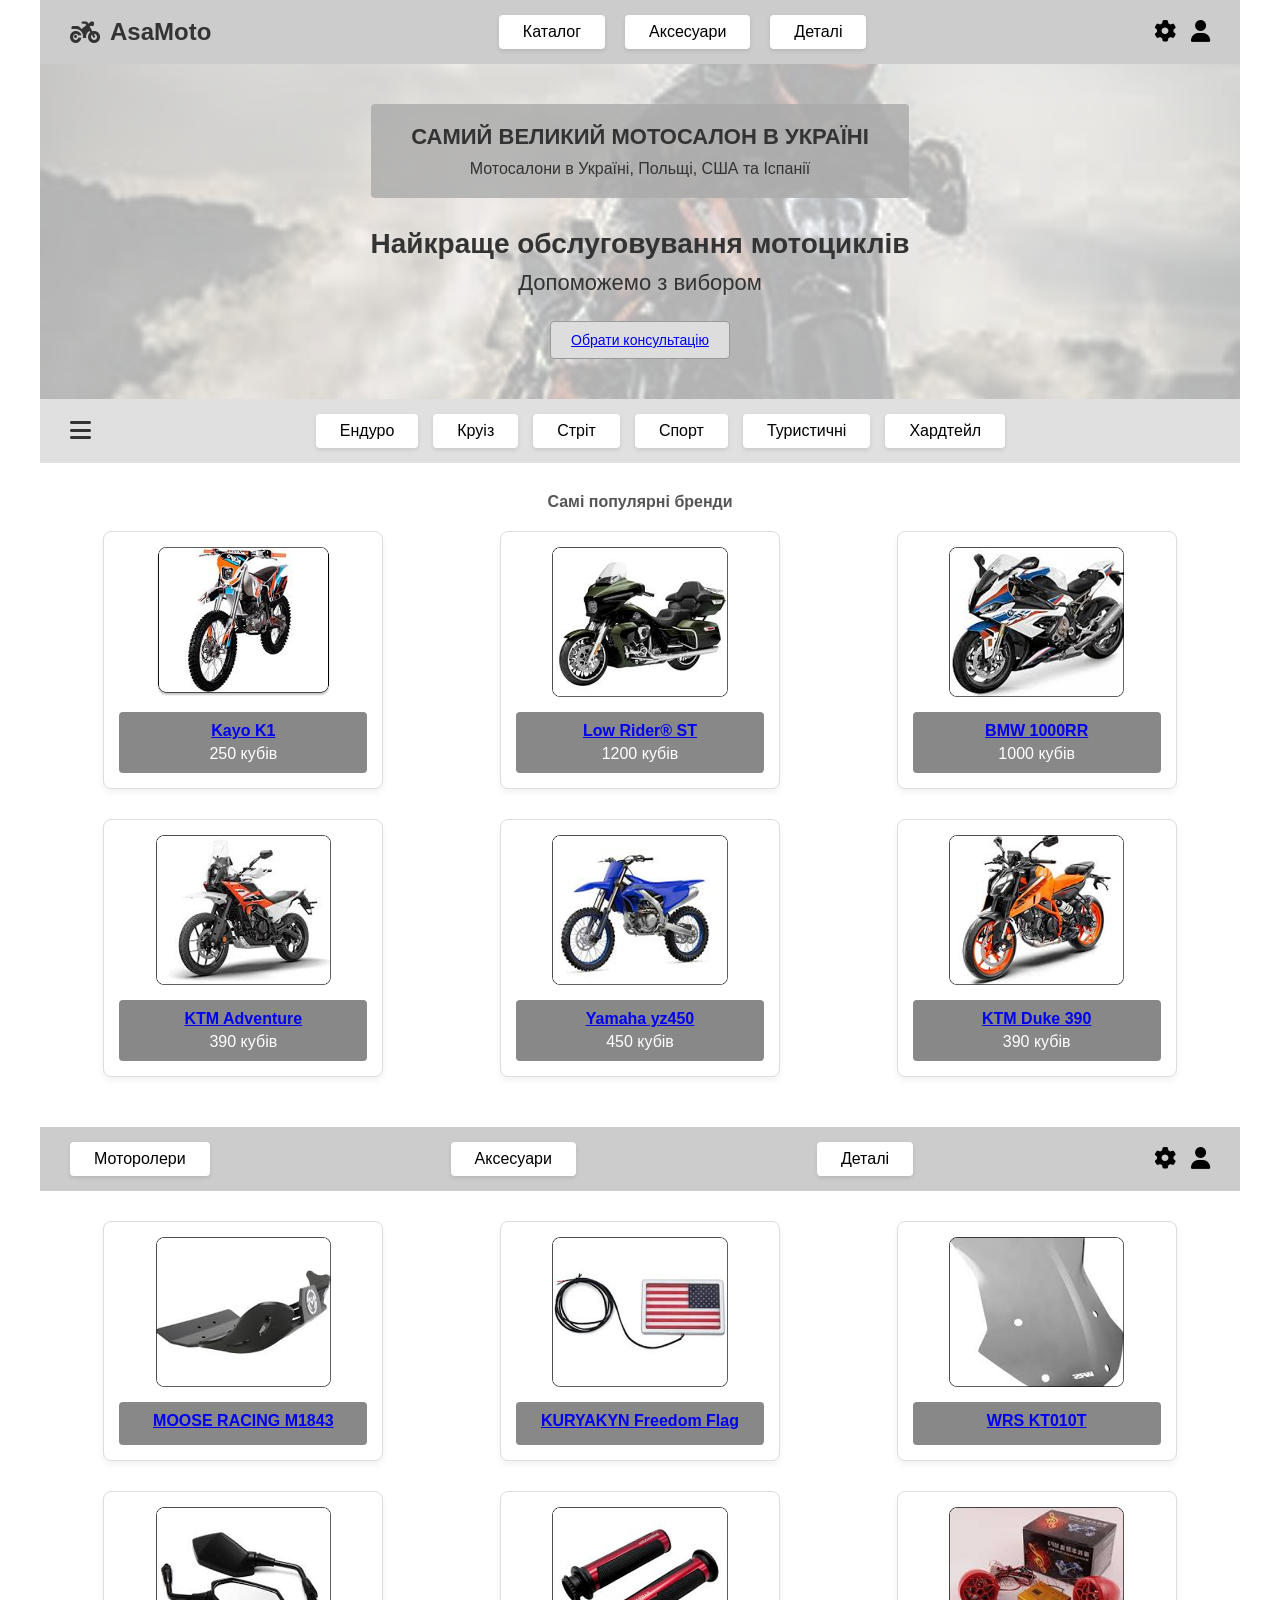
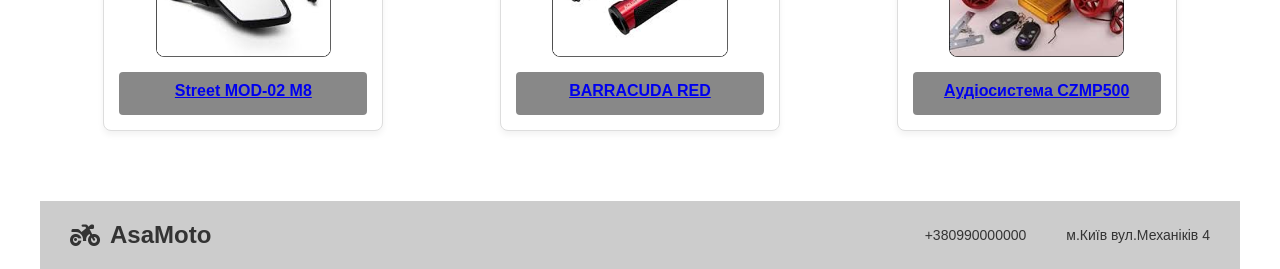
<file: index.html>
<!DOCTYPE html>
<html lang="uk">
<head>
    <meta charset="UTF-8">
    <meta name="viewport" content="width=device-width, initial-scale=1.0">
    <title>AsaMoto — Мотосалон в Україні</title>
    <link rel="stylesheet" href="style.css">
    <link rel="stylesheet" href="https://cdnjs.cloudflare.com/ajax/libs/font-awesome/6.4.0/css/all.min.css">
</head>
<body>

    <header class="header">
        <div class="logo">
            <i class="fa-solid fa-motorcycle"></i> AsaMoto
        </div>
        <nav class="nav-menu">
            <a href="catalog.html" class="nav-btn">Каталог</a>
            <a href="accessories.html" class="nav-btn">Аксесуари</a>
            <a href="parts.html" class="nav-btn">Деталі</a>
        </nav>
        <div class="user-actions">
            <button class="icon-btn"><i class="fa-solid fa-gear"></i></button>
            <button class="icon-btn"><i class="fa-solid fa-user"></i></button>
        </div>
    </header>

    <main class="hero-section">
        <div class="hero-banner">
            <h2>Самий великий мотосалон в Україні</h2>
            <p>Мотосалони в Україні, Польщі, США та Іспанії</p>
        </div>
        
        <h1 class="hero-title">Найкраще обслуговування мотоциклів</h1>
        <p class="hero-subtitle">Допоможемо з вибором</p>
        <a href="consultation.html" class="cta-btn">Обрати консультацію</a>
    </main>

    <section class="categories-section">
        <div class="hamburger-menu">
            <i class="fa-solid fa-bars"></i>
        </div>
        <div class="categories-grid">
            <a href="enduro.html" class="cat-btn">Ендуро</a>
            <a href="cruise.html" class="cat-btn">Круіз</a>
            <a href="street.html" class="cat-btn">Стріт</a>
            <a href="sport.html" class="cat-btn">Спорт</a>
            <a href="touring.html" class="cat-btn">Туристичні</a>
            <a href="hardtail.html" class="cat-btn">Хардтейл</a>
        </div>
    </section>

    <section class="products-section">
        <h3 class="section-title">Самі популярні бренди</h3>
        <div class="products-grid">
            <div class="product-card">
                <div class="img-placeholder"><img src="assets/rectangle23.png" alt="Kayo K1"></div>
                <div class="product-info">
                    <a href="consultation.html"><h4>Kayo K1</h4></a>
                    <p>250 кубів</p>
                </div>
            </div>
            <div class="product-card">
                <div class="img-placeholder"><img src="assets/rectangle26.png" alt="Low Rider"></div>
                <div class="product-info">
                    <a href="consultation.html"><h4>Low Rider® ST</h4></a>
                    <p>1200 кубів</p>
                </div>
            </div>
            <div class="product-card">
                <div class="img-placeholder"><img src="assets/rectangle32.png" alt="BMW"></div>
                <div class="product-info">
                    <a href="consultation.html"><h4>BMW 1000RR</h4></a>
                    <p>1000 кубів</p>
                </div>
            </div>
            <div class="product-card">
                <div class="img-placeholder"><img src="assets/rectangle20.png" alt="KTM"></div>
                <div class="product-info">
                    <a href="consultation.html"><h4>KTM Adventure</h4></a>
                    <p>390 кубів</p>
                </div>
            </div>
            <div class="product-card">
                <div class="img-placeholder"><img src="assets/rectangle16.png" alt="Yamaha"></div>
                <div class="product-info">
                    <a href="consultation.html"><h4>Yamaha yz450</h4></a>
                    <p>450 кубів</p>
                </div>
            </div>
            <div class="product-card">
                <div class="img-placeholder"><img src="assets/rectangle29.png" alt="Duke"></div>
                <div class="product-info">
                    <a href="consultation.html"><h4>KTM Duke 390</h4></a>
                    <p>390 кубів</p>
                </div>
            </div>
        </div>
    </section>

    <div class="sub-nav">
        <a href="index.html" class="nav-btn">Моторолери</a>
        <a href="accessories.html" class="nav-btn">Аксесуари</a>
        <a href="parts.html" class="nav-btn">Деталі</a>
        <div class="user-actions">
            <button class="icon-btn"><i class="fa-solid fa-gear"></i></button>
            <button class="icon-btn"><i class="fa-solid fa-user"></i></button>
        </div>
    </div>

    <section class="parts-section">
        <div class="parts-grid">
            <div class="part-card">
                <div class="img-placeholder"><img src="assets/rectangle35.png" alt="Moose"></div>
                <div class="part-info">
                    <a href="consultation.html"><h4>MOOSE RACING M1843</h4></a>
                </div>
            </div>
            <div class="part-card">
                <div class="img-placeholder"><img src="assets/rectangle38.png" alt="Flag"></div>
                <div class="part-info">
                    <a href="consultation.html"><h4>KURYAKYN Freedom Flag</h4></a>
                </div>
            </div>
            <div class="part-card">
                <div class="img-placeholder"><img src="assets/rectangle41.png" alt="WRS"></div>
                <div class="part-info">
                    <a href="consultation.html"><h4>WRS KT010T</h4></a>
                </div>
            </div>
            <div class="part-card">
                <div class="img-placeholder"><img src="assets/rectangle50.png" alt="Mirrors"></div>
                <div class="part-info">
                    <a href="consultation.html"><h4>Street MOD-02 M8</h4></a>
                </div>
            </div>
            <div class="part-card">
                <div class="img-placeholder"><img src="assets/rectangle47.png" alt="Grips"></div>
                <div class="part-info">
                    <a href="consultation.html"><h4>BARRACUDA RED</h4></a>
                </div>
            </div>
            <div class="part-card">
                <div class="img-placeholder"><img src="assets/rectangle44.png" alt="Audio"></div>
                <div class="part-info">
                    <a href="consultation.html"><h4>Аудіосистема CZMP500</h4></a>
                </div>
            </div>
        </div>
    </section>

    <footer class="footer">
        <div class="logo">
            <i class="fa-solid fa-motorcycle"></i> AsaMoto
        </div>
        <div class="footer-contacts">
            <span>+380990000000</span>
            <span>м.Київ вул.Механіків 4</span>
        </div>
    </footer>

</body>
</html>
</file>
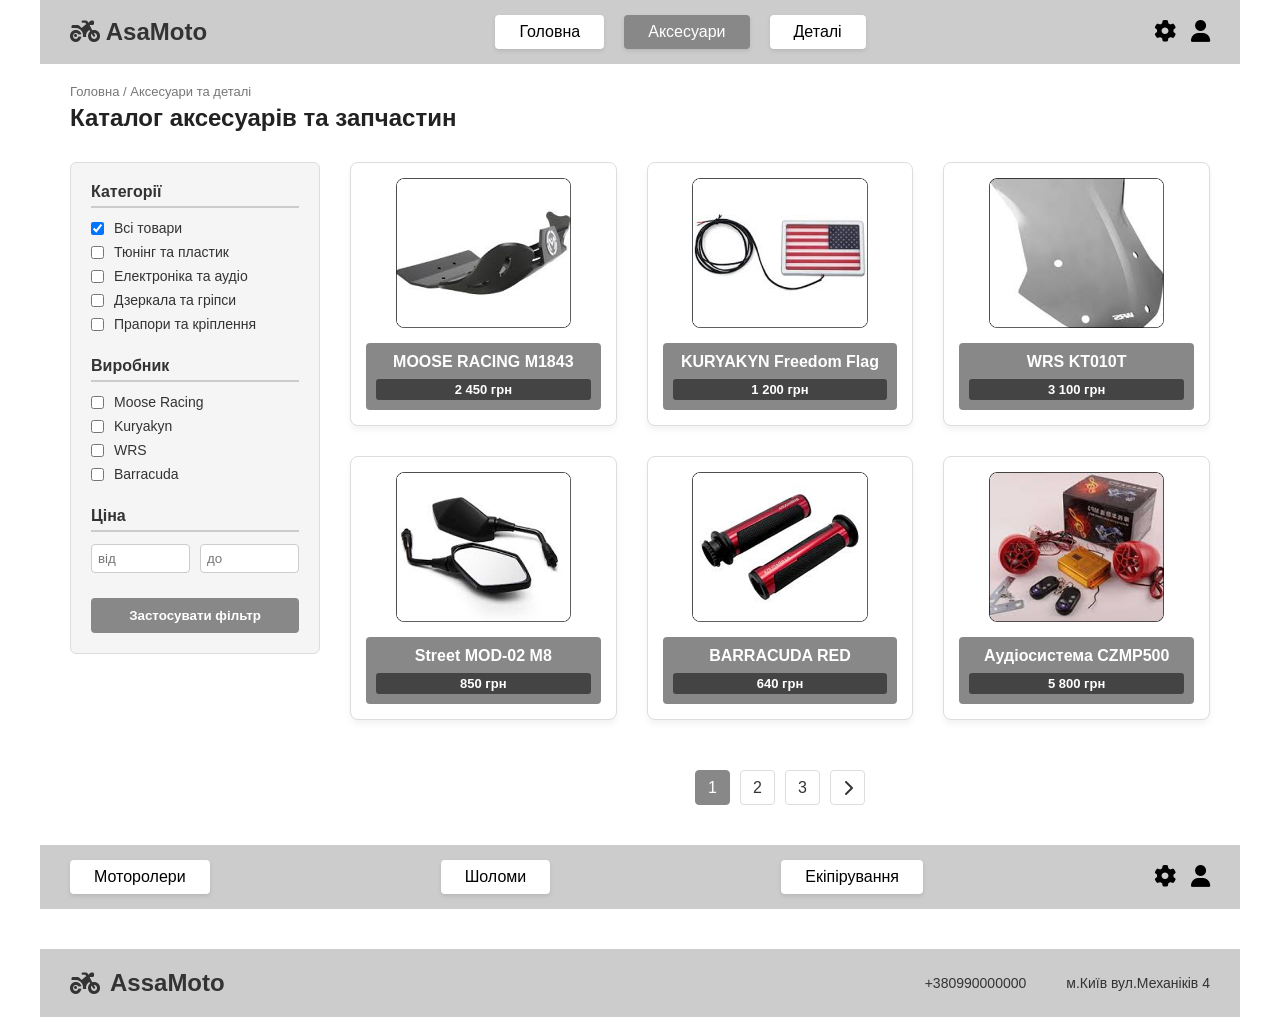
<file: accessories.html>
<!DOCTYPE html>
<html lang="uk">
<head>
    <meta charset="UTF-8">
    <meta name="viewport" content="width=device-width, initial-scale=1.0">
    <title>Аксесуари та Деталі — AsaMoto</title>
    <link rel="stylesheet" href="style.css">
    <link rel="stylesheet" href="https://cdnjs.cloudflare.com/ajax/libs/font-awesome/6.4.0/css/all.min.css">
</head>
<body>

    <header class="header">
        <div class="logo">
            <a href="index.html" style="text-decoration: none; color: inherit;">
                <i class="fa-solid fa-motorcycle"></i> AsaMoto
            </a>
        </div>
        <nav class="nav-menu">
            <a href="index.html" class="nav-btn">Головна</a>
            <a href="accessories.html" class="nav-btn active-page">Аксесуари</a>
            <a href="parts.html" class="nav-btn">Деталі</a>
        </nav>
        <div class="user-actions">
            <button class="icon-btn"><i class="fa-solid fa-gear"></i></button>
            <button class="icon-btn"><i class="fa-solid fa-user"></i></button>
        </div>
    </header>

    <div class="page-title-container">
        <div class="breadcrumbs">Головна / Аксесуари та деталі</div>
        <h1 class="main-page-title">Каталог аксесуарів та запчастин</h1>
    </div>

    <div class="catalog-container">
        
        <aside class="sidebar-filter">
            <div class="filter-group">
                <h3>Категорії</h3>
                <label><input type="checkbox" checked> Всі товари</label>
                <label><input type="checkbox"> Тюнінг та пластик</label>
                <label><input type="checkbox"> Електроніка та аудіо</label>
                <label><input type="checkbox"> Дзеркала та гріпси</label>
                <label><input type="checkbox"> Прапори та кріплення</label>
            </div>

            <div class="filter-group">
                <h3>Виробник</h3>
                <label><input type="checkbox"> Moose Racing</label>
                <label><input type="checkbox"> Kuryakyn</label>
                <label><input type="checkbox"> WRS</label>
                <label><input type="checkbox"> Barracuda</label>
            </div>

            <div class="filter-group">
                <h3>Ціна</h3>
                <div class="price-inputs">
                    <input type="number" placeholder="від">
                    <input type="number" placeholder="до">
                </div>
            </div>

            <button class="apply-filter-btn">Застосувати фільтр</button>
        </aside>

        <main class="catalog-products">
            <div class="parts-grid">
                <div class="part-card">
                    <div class="img-placeholder"><img src="assets/rectangle35.png" alt="Moose"></div>
                    <div class="part-info">
                        <h4>MOOSE RACING M1843</h4>
                        <span class="price-tag">2 450 грн</span>
                    </div>
                </div>
                <div class="part-card">
                    <div class="img-placeholder"><img src="assets/rectangle38.png" alt="Flag"></div>
                    <div class="part-info">
                        <h4>KURYAKYN Freedom Flag</h4>
                        <span class="price-tag">1 200 грн</span>
                    </div>
                </div>
                <div class="part-card">
                    <div class="img-placeholder"><img src="assets/rectangle41.png" alt="WRS"></div>
                    <div class="part-info">
                        <h4>WRS KT010T</h4>
                        <span class="price-tag">3 100 грн</span>
                    </div>
                </div>
                <div class="part-card">
                    <div class="img-placeholder"><img src="assets/rectangle50.png" alt="Mirrors"></div>
                    <div class="part-info">
                        <h4>Street MOD-02 M8</h4>
                        <span class="price-tag">850 грн</span>
                    </div>
                </div>
                <div class="part-card">
                    <div class="img-placeholder"><img src="assets/rectangle47.png" alt="Grips"></div>
                    <div class="part-info">
                        <h4>BARRACUDA RED</h4>
                        <span class="price-tag">640 грн</span>
                    </div>
                </div>
                <div class="part-card">
                    <div class="img-placeholder"><img src="assets/rectangle44.png" alt="Audio"></div>
                    <div class="part-info">
                        <h4>Аудіосистема CZMP500</h4>
                        <span class="price-tag">5 800 грн</span>
                    </div>
                </div>
            </div>
            
            <div class="pagination">
                <a href="#" class="page-link active">1</a>
                <a href="#" class="page-link">2</a>
                <a href="#" class="page-link">3</a>
                <a href="#" class="page-link"><i class="fa-solid fa-chevron-right"></i></a>
            </div>
        </main>

    </div>

    <div class="sub-nav">
        <a href="#" class="nav-btn">Моторолери</a>
        <a href="#" class="nav-btn">Шоломи</a>
        <a href="#" class="nav-btn">Екіпірування</a>
        <div class="user-actions">
            <button class="icon-btn"><i class="fa-solid fa-gear"></i></button>
            <button class="icon-btn"><i class="fa-solid fa-user"></i></button>
        </div>
    </div>

    <footer class="footer">
        <div class="logo">
            <i class="fa-solid fa-motorcycle"></i> AssaMoto
        </div>
        <div class="footer-contacts">
            <span>+380990000000</span>
            <span>м.Київ вул.Механіків 4</span>
        </div>
    </footer>

</body>
</html>
</file>
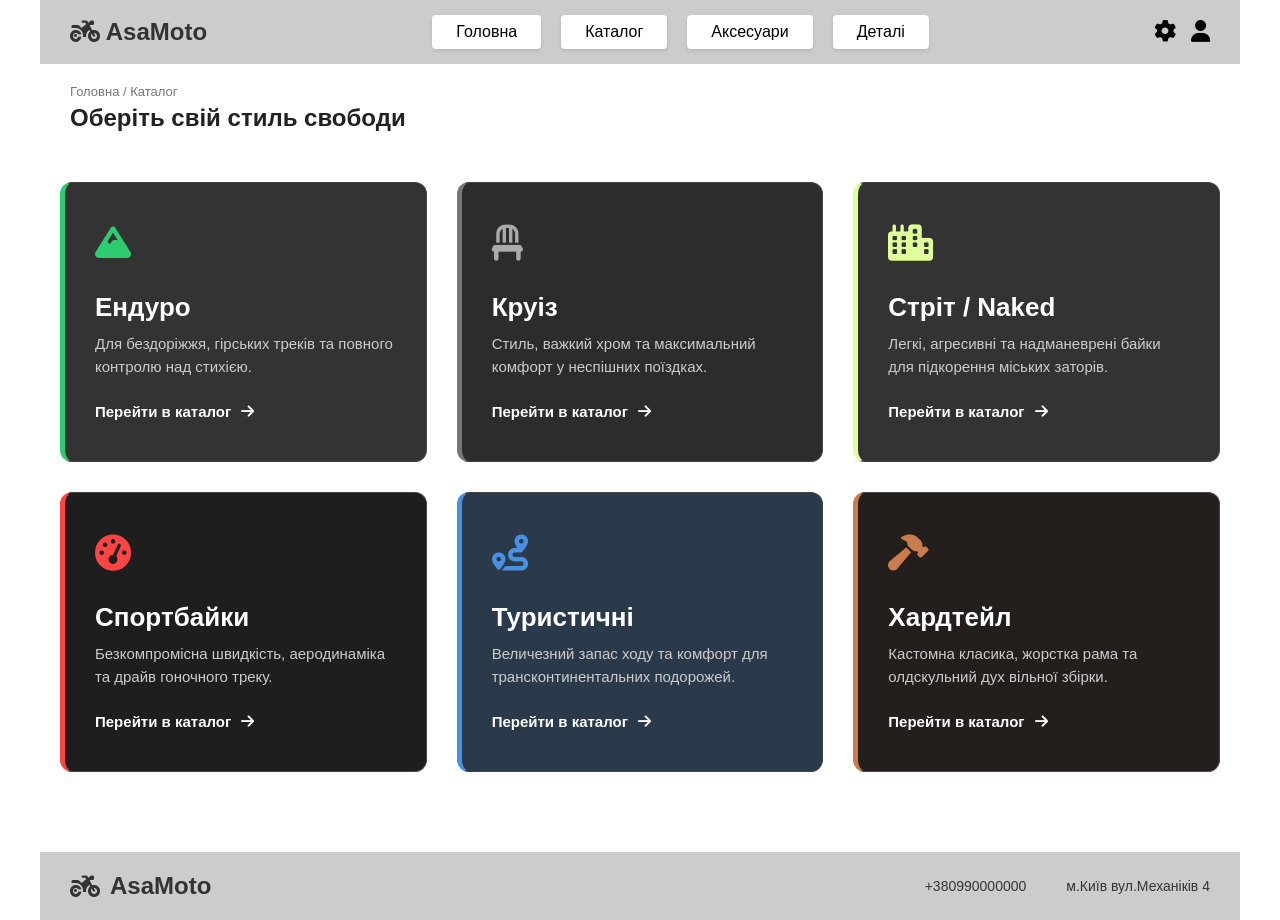
<file: catalog.html>
<!DOCTYPE html>
<html lang="uk">
<head>
    <meta charset="UTF-8">
    <meta name="viewport" content="width=device-width, initial-scale=1.0">
    <title>Каталог мотоциклів — AsaMoto</title>
    <link rel="stylesheet" href="style.css">
    <link rel="stylesheet" href="https://cdnjs.cloudflare.com/ajax/libs/font-awesome/6.4.0/css/all.min.css">
</head>
<body>

    <header class="header">
        <div class="logo">
            <a href="index.html" style="text-decoration: none; color: inherit;">
                <i class="fa-solid fa-motorcycle"></i> AsaMoto
            </a>
        </div>
        <nav class="nav-menu">
            <a href="index.html" class="nav-btn">Головна</a>
            <a href="catalog.html" class="nav-btn active-nav">Каталог</a>
            <a href="accessories.html" class="nav-btn">Аксесуари</a>
            <a href="parts.html" class="nav-btn">Деталі</a>
        </nav>
        <div class="user-actions">
            <button class="icon-btn"><i class="fa-solid fa-gear"></i></button>
            <button class="icon-btn"><i class="fa-solid fa-user"></i></button>
        </div>
    </header>

    <div class="page-title-container">
        <div class="breadcrumbs">Головна / Каталог</div>
        <h1 class="main-page-title">Оберіть свій стиль свободи</h1>
    </div>

    <div class="main-catalog-wrapper">
        <div class="catalog-hub-grid">
            
            <div class="category-hub-card hub-enduro">
                <div class="hub-icon"><i class="fa-solid fa-mountain"></i></div>
                <div class="hub-info">
                    <h2>Ендуро</h2>
                    <p>Для бездоріжжя, гірських треків та повного контролю над стихією.</p>
                    <a href="enduro.html" class="hub-link-btn">Перейти в каталог <i class="fa-solid fa-arrow-right"></i></a>
                </div>
            </div>

            <div class="category-hub-card hub-cruise">
                <div class="hub-icon"><i class="fa-solid fa-chair"></i></div>
                <div class="hub-info">
                    <h2>Круіз</h2>
                    <p>Стиль, важкий хром та максимальний комфорт у неспішних поїздках.</p>
                    <a href="cruise.html" class="hub-link-btn">Перейти в каталог <i class="fa-solid fa-arrow-right"></i></a>
                </div>
            </div>

            <div class="category-hub-card hub-street">
                <div class="hub-icon"><i class="fa-solid fa-city"></i></div>
                <div class="hub-info">
                    <h2>Стріт / Naked</h2>
                    <p>Легкі, агресивні та надманеврені байки для підкорення міських заторів.</p>
                    <a href="street.html" class="hub-link-btn">Перейти в каталог <i class="fa-solid fa-arrow-right"></i></a>
                </div>
            </div>

            <div class="category-hub-card hub-sport">
                <div class="hub-icon"><i class="fa-solid fa-gauge-high"></i></div>
                <div class="hub-info">
                    <h2>Спортбайки</h2>
                    <p>Безкомпромісна швидкість, аеродинаміка та драйв гоночного треку.</p>
                    <a href="sport.html" class="hub-link-btn">Перейти в каталог <i class="fa-solid fa-arrow-right"></i></a>
                </div>
            </div>

            <div class="category-hub-card hub-touring">
                <div class="hub-icon"><i class="fa-solid fa-route"></i></div>
                <div class="hub-info">
                    <h2>Туристичні</h2>
                    <p>Величезний запас ходу та комфорт для трансконтинентальних подорожей.</p>
                    <a href="touring.html" class="hub-link-btn">Перейти в каталог <i class="fa-solid fa-arrow-right"></i></a>
                </div>
            </div>

            <div class="category-hub-card hub-hardtail">
                <div class="hub-icon"><i class="fa-solid fa-hammer"></i></div>
                <div class="hub-info">
                    <h2>Хардтейл</h2>
                    <p>Кастомна класика, жорстка рама та олдскульний дух вільної збірки.</p>
                    <a href="hardtail.html" class="hub-link-btn">Перейти в каталог <i class="fa-solid fa-arrow-right"></i></a>
                </div>
            </div>

        </div>
    </div>

    <footer class="footer">
        <div class="logo">
            <i class="fa-solid fa-motorcycle"></i> AsaMoto
        </div>
        <div class="footer-contacts">
            <span>+380990000000</span>
            <span>м.Київ вул.Механіків 4</span>
        </div>
    </footer>

</body>
</html>
</file>
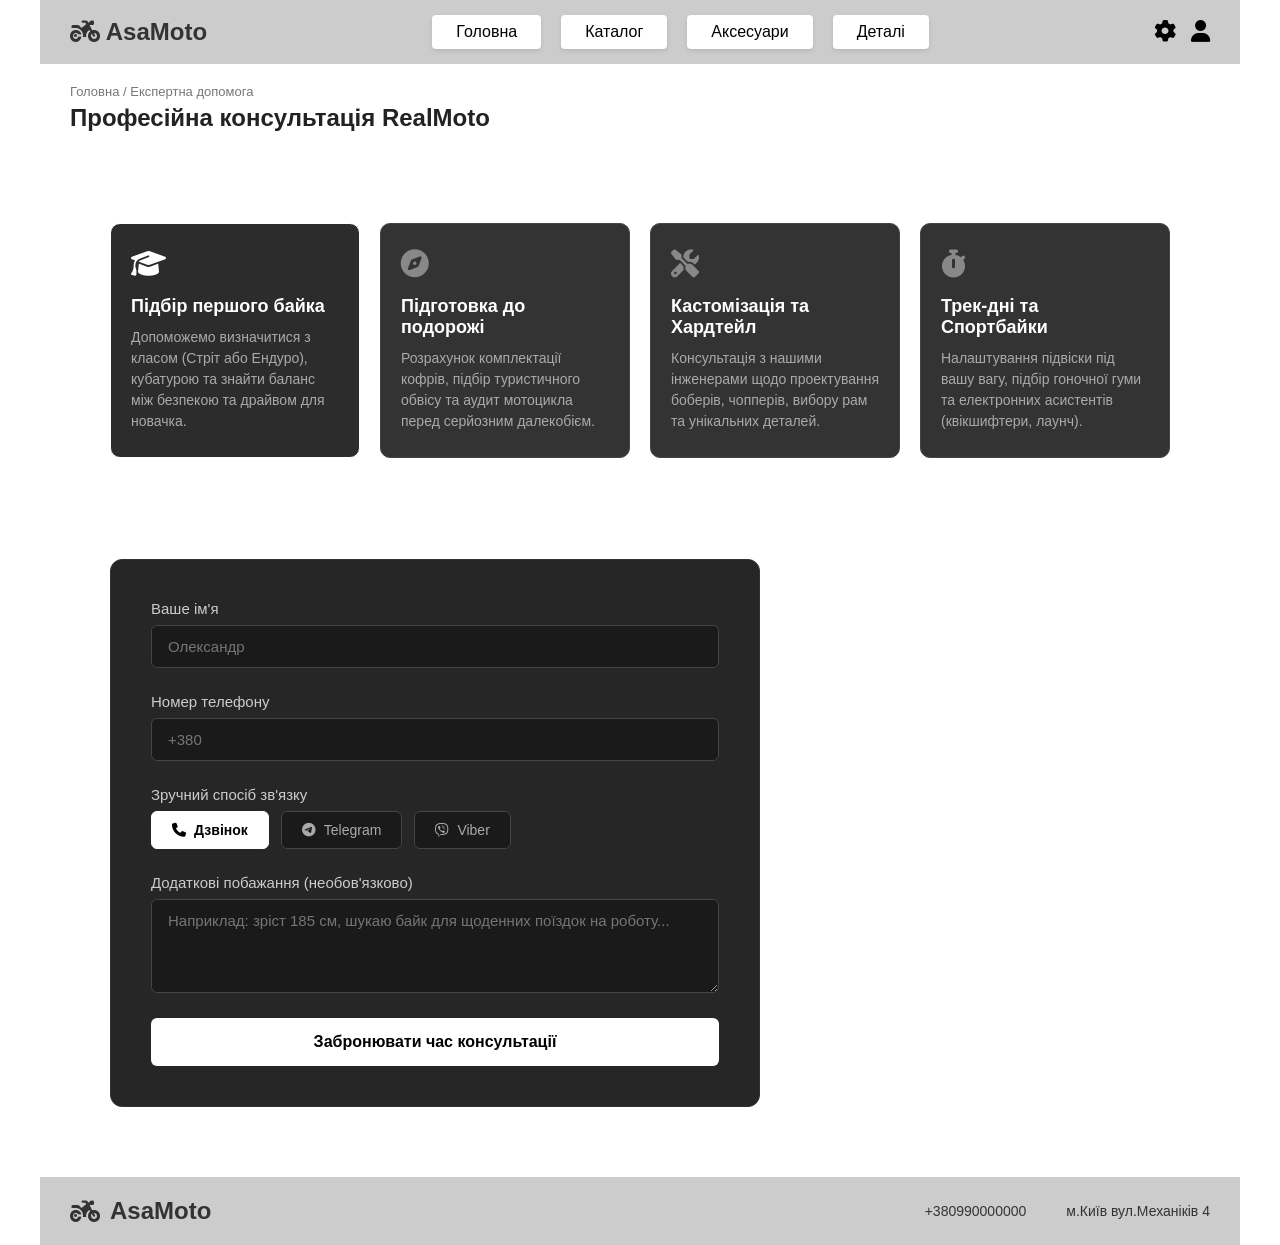
<file: consultation.html>
<!DOCTYPE html>
<html lang="uk">
<head>
    <meta charset="UTF-8">
    <meta name="viewport" content="width=device-width, initial-scale=1.0">
    <title>Обрати консультацію — AsaMoto</title>
    <link rel="stylesheet" href="style.css">
    <link rel="stylesheet" href="https://cdnjs.cloudflare.com/ajax/libs/font-awesome/6.4.0/css/all.min.css">
</head>
<body>

    <header class="header">
        <div class="logo">
            <a href="index.html" style="text-decoration: none; color: inherit;">
                <i class="fa-solid fa-motorcycle"></i> AsaMoto
            </a>
        </div>
        <nav class="nav-menu">
            <a href="index.html" class="nav-btn">Головна</a>
            <a href="catalog.html" class="nav-btn">Каталог</a>
            <a href="accessories.html" class="nav-btn">Аксесуари</a>
            <a href="parts.html" class="nav-btn">Деталі</a>
        </nav>
        <div class="user-actions">
            <button class="icon-btn"><i class="fa-solid fa-gear"></i></button>
            <button class="icon-btn"><i class="fa-solid fa-user"></i></button>
        </div>
    </header>

    <div class="page-title-container">
        <div class="breadcrumbs">Головна / Експертна допомога</div>
        <h1 class="main-page-title">Професійна консультація RealMoto</h1>
    </div>

    <div class="consultation-container">
        
        <section class="consultation-types">
            <h2>1. Оберіть напрямок, який вас цікавить</h2>
            <div class="consultation-grid">
                
                <div class="consult-card">
                    <input type="radio" name="consult_type" id="type_first" checked>
                    <label for="type_first" class="consult-card-content">
                        <div class="consult-icon"><i class="fa-solid fa-graduation-cap"></i></div>
                        <h3>Підбір першого байка</h3>
                        <p>Допоможемо визначитися з класом (Стріт або Ендуро), кубатурою та знайти баланс між безпекою та драйвом для новачка.</p>
                    </label>
                </div>

                <div class="consult-card">
                    <input type="radio" name="consult_type" id="type_tour">
                    <label for="type_tour" class="consult-card-content">
                        <div class="consult-icon"><i class="fa-solid fa-compass"></i></div>
                        <h3>Підготовка до подорожі</h3>
                        <p>Розрахунок комплектації кофрів, підбір туристичного обвісу та аудит мотоцикла перед серйозним далекобієм.</p>
                    </label>
                </div>

                <div class="consult-card">
                    <input type="radio" name="consult_type" id="type_custom">
                    <label for="type_custom" class="consult-card-content">
                        <div class="consult-icon"><i class="fa-solid fa-screwdriver-wrench"></i></div>
                        <h3>Кастомізація та Хардтейл</h3>
                        <p>Консультація з нашими інженерами щодо проектування боберів, чопперів, вибору рам та унікальних деталей.</p>
                    </label>
                </div>

                <div class="consult-card">
                    <input type="radio" name="consult_type" id="type_sport">
                    <label for="type_sport" class="consult-card-content">
                        <div class="consult-icon"><i class="fa-solid fa-stopwatch"></i></div>
                        <h3>Трек-дні та Спортбайки</h3>
                        <p>Налаштування підвіски під вашу вагу, підбір гоночної гуми та електронних асистентів (квікшифтери, лаунч).</p>
                    </label>
                </div>

            </div>
        </section>

        <section class="consultation-form-section">
            <h2>2. Контактні дані</h2>
            <form class="real-consult-form">
                <div class="form-input-group">
                    <label for="user_name">Ваше ім'я</label>
                    <input type="text" id="user_name" placeholder="Олександр" required>
                </div>

                <div class="form-input-group">
                    <label for="user_phone">Номер телефону</label>
                    <input type="tel" id="user_phone" placeholder="+380" required>
                </div>

                <div class="form-input-group">
                    <label>Зручний спосіб зв'язку</label>
                    <div class="messenger-selector">
                        <label class="msg-btn">
                            <input type="radio" name="contact_method" value="phone" checked>
                            <span><i class="fa-solid fa-phone"></i> Дзвінок</span>
                        </label>
                        <label class="msg-btn">
                            <input type="radio" name="contact_method" value="telegram">
                            <span><i class="fa-brands fa-telegram"></i> Telegram</span>
                        </label>
                        <label class="msg-btn">
                            <input type="radio" name="contact_method" value="viber">
                            <span><i class="fa-brands fa-viber"></i> Viber</span>
                        </label>
                    </div>
                </div>

                <div class="form-input-group">
                    <label for="user_comment">Додаткові побажання (необов'язково)</label>
                    <textarea id="user_comment" rows="4" placeholder="Наприклад: зріст 185 см, шукаю байк для щоденних поїздок на роботу..."></textarea>
                </div>

                <button type="submit" class="submit-consult-btn">Забронювати час консультації</button>
            </form>
        </section>

    </div>

    <footer class="footer">
        <div class="logo">
            <i class="fa-solid fa-motorcycle"></i> AsaMoto
        </div>
        <div class="footer-contacts">
            <span>+380990000000</span>
            <span>м.Київ вул.Механіків 4</span>
        </div>
    </footer>

</body>
</html>
</file>
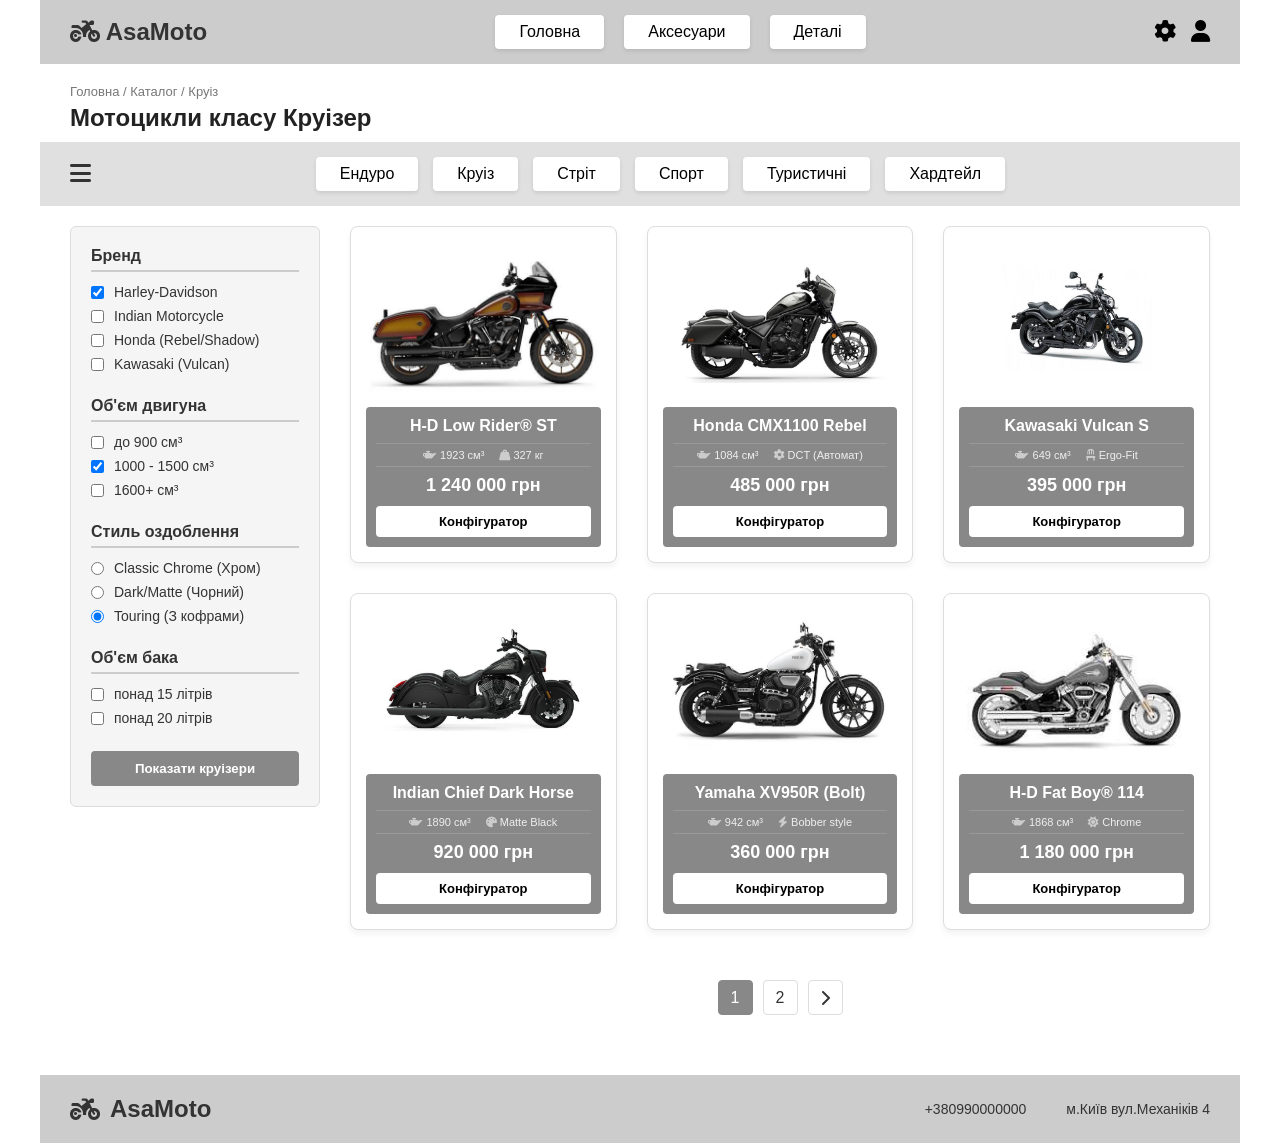
<file: cruise.html>
<!DOCTYPE html>
<html lang="uk">
<head>
    <meta charset="UTF-8">
    <meta name="viewport" content="width=device-width, initial-scale=1.0">
    <title>Круізери та Чоппери — AsaMoto</title>
    <link rel="stylesheet" href="style.css">
    <link rel="stylesheet" href="https://cdnjs.cloudflare.com/ajax/libs/font-awesome/6.4.0/css/all.min.css">
</head>
<body>

    <header class="header">
        <div class="logo">
            <a href="index.html" style="text-decoration: none; color: inherit;">
                <i class="fa-solid fa-motorcycle"></i> AsaMoto
            </a>
        </div>
        <nav class="nav-menu">
            <a href="index.html" class="nav-btn">Головна</a>
            <a href="accessories.html" class="nav-btn">Аксесуари</a>
            <a href="parts.html" class="nav-btn">Деталі</a>
        </nav>
        <div class="user-actions">
            <button class="icon-btn"><i class="fa-solid fa-gear"></i></button>
            <button class="icon-btn"><i class="fa-solid fa-user"></i></button>
        </div>
    </header>

    <div class="page-title-container">
        <div class="breadcrumbs">Головна / Каталог / Круіз</div>
        <h1 class="main-page-title">Мотоцикли класу Круізер</h1>
    </div>

    <section class="categories-section">
        <div class="hamburger-menu"><i class="fa-solid fa-bars"></i></div>
        <div class="categories-grid">
            <a href="enduro.html" class="cat-btn">Ендуро</a>
            <a href="cruise.html" class="cat-btn">Круіз</a>
            <a href="street.html" class="cat-btn">Стріт</a>
            <a href="sport.html" class="cat-btn">Спорт</a>
            <a href="touring.html" class="cat-btn">Туристичні</a>
            <a href="hardtail.html" class="cat-btn">Хардтейл</a>
        </div>
    </section>

    <div class="catalog-container">
        
        <aside class="sidebar-filter">
            <div class="filter-group">
                <h3>Бренд</h3>
                <label><input type="checkbox" checked> Harley-Davidson</label>
                <label><input type="checkbox"> Indian Motorcycle</label>
                <label><input type="checkbox"> Honda (Rebel/Shadow)</label>
                <label><input type="checkbox"> Kawasaki (Vulcan)</label>
            </div>

            <div class="filter-group">
                <h3>Об'єм двигуна</h3>
                <label><input type="checkbox"> до 900 см³</label>
                <label><input type="checkbox" checked> 1000 - 1500 см³</label>
                <label><input type="checkbox"> 1600+ см³</label>
            </div>

            <div class="filter-group">
                <h3>Стиль оздоблення</h3>
                <label><input type="radio" name="style"> Classic Chrome (Хром)</label>
                <label><input type="radio" name="style"> Dark/Matte (Чорний)</label>
                <label><input type="radio" name="style" checked> Touring (З кофрами)</label>
            </div>

            <div class="filter-group">
                <h3>Об'єм бака</h3>
                <label><input type="checkbox"> понад 15 літрів</label>
                <label><input type="checkbox"> понад 20 літрів</label>
            </div>

            <button class="apply-filter-btn">Показати круізери</button>
        </aside>

        <main class="catalog-products">
            <div class="products-grid max-width-override">
                
                <div class="product-card bike-card cruise-theme">
                    <div class="img-placeholder"><img src="assets/h-dlowriderst.jpg" alt="Harley Low Rider"></div>
                    <div class="product-info">
                        <h4>H-D Low Rider® ST</h4>
                        <div class="bike-specs">
                            <span><i class="fa-solid fa-oil-can"></i> 1923 см³</span>
                            <span><i class="fa-solid fa-weight-hanging"></i> 327 кг</span>
                        </div>
                        <p class="bike-price">1 240 000 грн</p>
                        <button class="buy-bike-btn">Конфігуратор</button>
                    </div>
                </div>

                <div class="product-card bike-card cruise-theme">
                    <div class="img-placeholder"><img src="assets/cvx110ebel.jpg" alt="Honda"></div>
                    <div class="product-info">
                        <h4>Honda CMX1100 Rebel</h4>
                        <div class="bike-specs">
                            <span><i class="fa-solid fa-oil-can"></i> 1084 см³</span>
                            <span><i class="fa-solid fa-gear"></i> DCT (Автомат)</span>
                        </div>
                        <p class="bike-price">485 000 грн</p>
                        <button class="buy-bike-btn">Конфігуратор</button>
                    </div>
                </div>

                <div class="product-card bike-card cruise-theme">
                    <div class="img-placeholder"><img src="assets/vulcans.jpg" alt="Kawasaki"></div>
                    <div class="product-info">
                        <h4>Kawasaki Vulcan S</h4>
                        <div class="bike-specs">
                            <span><i class="fa-solid fa-oil-can"></i> 649 см³</span>
                            <span><i class="fa-solid fa-chair"></i> Ergo-Fit</span>
                        </div>
                        <p class="bike-price">395 000 грн</p>
                        <button class="buy-bike-btn">Конфігуратор</button>
                    </div>
                </div>

                <div class="product-card bike-card cruise-theme">
                    <div class="img-placeholder"><img src="assets/darkhorse.jpg" alt="Indian Chief"></div>
                    <div class="product-info">
                        <h4>Indian Chief Dark Horse</h4>
                        <div class="bike-specs">
                            <span><i class="fa-solid fa-oil-can"></i> 1890 см³</span>
                            <span><i class="fa-solid fa-palette"></i> Matte Black</span>
                        </div>
                        <p class="bike-price">920 000 грн</p>
                        <button class="buy-bike-btn">Конфігуратор</button>
                    </div>
                </div>

                <div class="product-card bike-card cruise-theme">
                    <div class="img-placeholder"><img src="assets/xv950rbolt.jpg" alt="Yamaha Bolt"></div>
                    <div class="product-info">
                        <h4>Yamaha XV950R (Bolt)</h4>
                        <div class="bike-specs">
                            <span><i class="fa-solid fa-oil-can"></i> 942 см³</span>
                            <span><i class="fa-solid fa-bolt"></i> Bobber style</span>
                        </div>
                        <p class="bike-price">360 000 грн</p>
                        <button class="buy-bike-btn">Конфігуратор</button>
                    </div>
                </div>

                <div class="product-card bike-card cruise-theme">
                    <div class="img-placeholder"><img src="assets/h-dfatboy.jpg" alt="Harley Fat Boy"></div>
                    <div class="product-info">
                        <h4>H-D Fat Boy® 114</h4>
                        <div class="bike-specs">
                            <span><i class="fa-solid fa-oil-can"></i> 1868 см³</span>
                            <span><i class="fa-solid fa-sun"></i> Chrome</span>
                        </div>
                        <p class="bike-price">1 180 000 грн</p>
                        <button class="buy-bike-btn">Конфігуратор</button>
                    </div>
                </div>

            </div>

            <div class="pagination">
                <a href="#" class="page-link active">1</a>
                <a href="#" class="page-link">2</a>
                <a href="#" class="page-link"><i class="fa-solid fa-chevron-right"></i></a>
            </div>
        </main>
    </div>

    <footer class="footer">
        <div class="logo">
            <i class="fa-solid fa-motorcycle"></i> AsaMoto
        </div>
        <div class="footer-contacts">
            <span>+380990000000</span>
            <span>м.Київ вул.Механіків 4</span>
        </div>
    </footer>

</body>
</html>
</file>
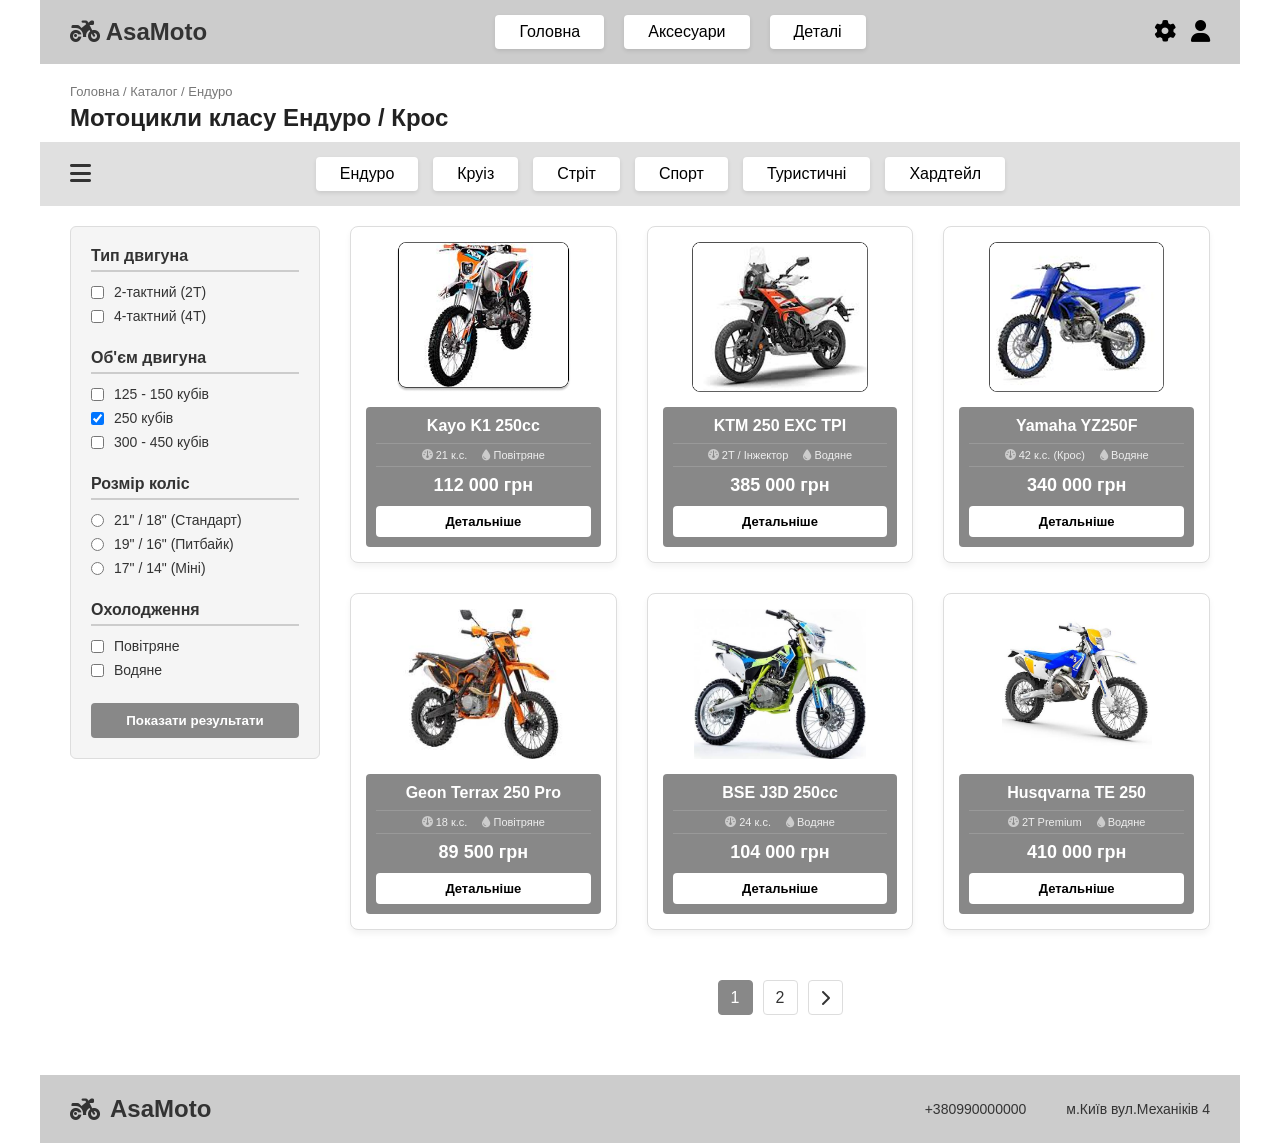
<file: enduro.html>
<!DOCTYPE html>
<html lang="uk">
<head>
    <meta charset="UTF-8">
    <meta name="viewport" content="width=device-width, initial-scale=1.0">
    <title>Ендуро мотоцикли — AsaMoto</title>
    <link rel="stylesheet" href="style.css">
    <link rel="stylesheet" href="https://cdnjs.cloudflare.com/ajax/libs/font-awesome/6.4.0/css/all.min.css">
</head>
<body>

    <header class="header">
        <div class="logo">
            <a href="index.html" style="text-decoration: none; color: inherit;">
                <i class="fa-solid fa-motorcycle"></i> AsaMoto
            </a>
        </div>
        <nav class="nav-menu">
            <a href="index.html" class="nav-btn">Головна</a>
            <a href="accessories.html" class="nav-btn">Аксесуари</a>
            <a href="parts.html" class="nav-btn">Деталі</a>
        </nav>
        <div class="user-actions">
            <button class="icon-btn"><i class="fa-solid fa-gear"></i></button>
            <button class="icon-btn"><i class="fa-solid fa-user"></i></button>
        </div>
    </header>

    <div class="page-title-container">
        <div class="breadcrumbs">Головна / Каталог / Ендуро</div>
        <h1 class="main-page-title">Мотоцикли класу Ендуро / Крос</h1>
    </div>

    <section class="categories-section">
        <div class="hamburger-menu"><i class="fa-solid fa-bars"></i></div>
        <div class="categories-grid">
            <a href="enduro.html" class="cat-btn">Ендуро</a>
            <a href="cruise.html" class="cat-btn">Круіз</a>
            <a href="street.html" class="cat-btn">Стріт</a>
            <a href="sport.html" class="cat-btn">Спорт</a>
            <a href="touring.html" class="cat-btn">Туристичні</a>
            <a href="hardtail.html" class="cat-btn">Хардтейл</a>
        </div>
    </section>

    <div class="catalog-container">
        
        <aside class="sidebar-filter">
            <div class="filter-group">
                <h3>Тип двигуна</h3>
                <label><input type="checkbox"> 2-тактний (2T)</label>
                <label><input type="checkbox"> 4-тактний (4T)</label>
            </div>

            <div class="filter-group">
                <h3>Об'єм двигуна</h3>
                <label><input type="checkbox"> 125 - 150 кубів</label>
                <label><input type="checkbox" checked> 250 кубів</label>
                <label><input type="checkbox"> 300 - 450 кубів</label>
            </div>

            <div class="filter-group">
                <h3>Розмір коліс</h3>
                <label><input type="radio" name="wheels"> 21" / 18" (Стандарт)</label>
                <label><input type="radio" name="wheels"> 19" / 16" (Питбайк)</label>
                <label><input type="radio" name="wheels"> 17" / 14" (Міні)</label>
            </div>

            <div class="filter-group">
                <h3>Охолодження</h3>
                <label><input type="checkbox"> Повітряне</label>
                <label><input type="checkbox"> Водяне</label>
            </div>

            <button class="apply-filter-btn">Показати результати</button>
        </aside>

        <main class="catalog-products">
            <div class="products-grid max-width-override">
                
                <div class="product-card bike-card">
                    <div class="img-placeholder"><img src="assets/rectangle23.png" alt="Kayo K1"></div>
                    <div class="product-info">
                        <h4>Kayo K1 250cc</h4>
                        <div class="bike-specs">
                            <span><i class="fa-solid fa-gauge"></i> 21 к.с.</span>
                            <span><i class="fa-solid fa-droplet"></i> Повітряне</span>
                        </div>
                        <p class="bike-price">112 000 грн</p>
                        <button class="buy-bike-btn">Детальніше</button>
                    </div>
                </div>

                <div class="product-card bike-card">
                    <div class="img-placeholder"><img src="assets/rectangle20.png" alt="KTM"></div>
                    <div class="product-info">
                        <h4>KTM 250 EXC TPI</h4>
                        <div class="bike-specs">
                            <span><i class="fa-solid fa-gauge"></i> 2T / Інжектор</span>
                            <span><i class="fa-solid fa-droplet"></i> Водяне</span>
                        </div>
                        <p class="bike-price">385 000 грн</p>
                        <button class="buy-bike-btn">Детальніше</button>
                    </div>
                </div>

                <div class="product-card bike-card">
                    <div class="img-placeholder"><img src="assets/rectangle16.png" alt="Yamaha"></div>
                    <div class="product-info">
                        <h4>Yamaha YZ250F</h4>
                        <div class="bike-specs">
                            <span><i class="fa-solid fa-gauge"></i> 42 к.с. (Крос)</span>
                            <span><i class="fa-solid fa-droplet"></i> Водяне</span>
                        </div>
                        <p class="bike-price">340 000 грн</p>
                        <button class="buy-bike-btn">Детальніше</button>
                    </div>
                </div>

                <div class="product-card bike-card">
                    <div class="img-placeholder"><img src="assets/geonnnnnnnnnnn.jpg" alt="Geon"></div>
                    <div class="product-info">
                        <h4>Geon Terrax 250 Pro</h4>
                        <div class="bike-specs">
                            <span><i class="fa-solid fa-gauge"></i> 18 к.с.</span>
                            <span><i class="fa-solid fa-droplet"></i> Повітряне</span>
                        </div>
                        <p class="bike-price">89 500 грн</p>
                        <button class="buy-bike-btn">Детальніше</button>
                    </div>
                </div>

                <div class="product-card bike-card">
                    <div class="img-placeholder"><img src="assets/bsej3d250.jpg" alt="BSE"></div>
                    <div class="product-info">
                        <h4>BSE J3D 250cc</h4>
                        <div class="bike-specs">
                            <span><i class="fa-solid fa-gauge"></i> 24 к.с.</span>
                            <span><i class="fa-solid fa-droplet"></i> Водяне</span>
                        </div>
                        <p class="bike-price">104 000 грн</p>
                        <button class="buy-bike-btn">Детальніше</button>
                    </div>
                </div>

                <div class="product-card bike-card">
                    <div class="img-placeholder"><img src="assets/husgvarnate250.jpg" alt="Husqvarna"></div>
                    <div class="product-info">
                        <h4>Husqvarna TE 250</h4>
                        <div class="bike-specs">
                            <span><i class="fa-solid fa-gauge"></i> 2T Premium</span>
                            <span><i class="fa-solid fa-droplet"></i> Водяне</span>
                        </div>
                        <p class="bike-price">410 000 грн</p>
                        <button class="buy-bike-btn">Детальніше</button>
                    </div>
                </div>

            </div>

            <div class="pagination">
                <a href="#" class="page-link active">1</a>
                <a href="#" class="page-link">2</a>
                <a href="#" class="page-link"><i class="fa-solid fa-chevron-right"></i></a>
            </div>
        </main>
    </div>

    <footer class="footer">
        <div class="logo">
            <i class="fa-solid fa-motorcycle"></i> AsaMoto
        </div>
        <div class="footer-contacts">
            <span>+380990000000</span>
            <span>м.Київ вул.Механіків 4</span>
        </div>
    </footer>

</body>
</html>
</file>
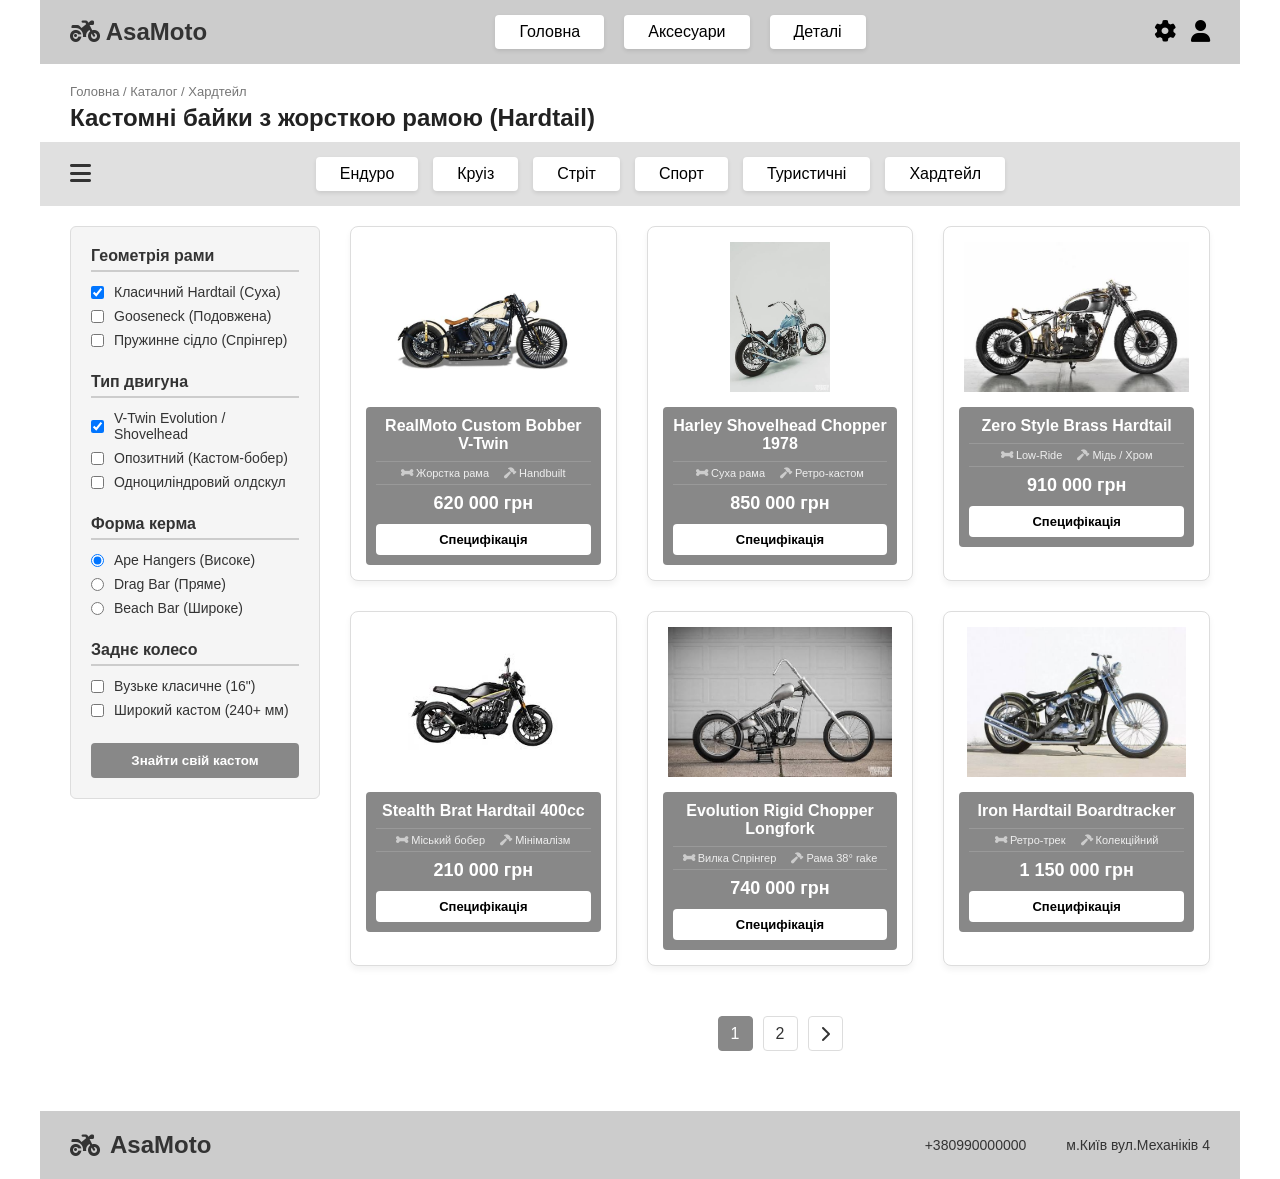
<file: hardtail.html>
<!DOCTYPE html>
<html lang="uk">
<head>
    <meta charset="UTF-8">
    <meta name="viewport" content="width=device-width, initial-scale=1.0">
    <title>Кастомні Хардтейли та Бобери — AsaMoto</title>
    <link rel="stylesheet" href="style.css">
    <link rel="stylesheet" href="https://cdnjs.cloudflare.com/ajax/libs/font-awesome/6.4.0/css/all.min.css">
</head>
<body>

    <header class="header">
        <div class="logo">
            <a href="index.html" style="text-decoration: none; color: inherit;">
                <i class="fa-solid fa-motorcycle"></i> AsaMoto
            </a>
        </div>
        <nav class="nav-menu">
            <a href="index.html" class="nav-btn">Головна</a>
            <a href="accessories.html" class="nav-btn">Аксесуари</a>
            <a href="parts.html" class="nav-btn">Деталі</a>
        </nav>
        <div class="user-actions">
            <button class="icon-btn"><i class="fa-solid fa-gear"></i></button>
            <button class="icon-btn"><i class="fa-solid fa-user"></i></button>
        </div>
    </header>

    <div class="page-title-container">
        <div class="breadcrumbs">Головна / Каталог / Хардтейл</div>
        <h1 class="main-page-title">Кастомні байки з жорсткою рамою (Hardtail)</h1>
    </div>

    <section class="categories-section">
        <div class="hamburger-menu"><i class="fa-solid fa-bars"></i></div>
        <div class="categories-grid">
            <a href="enduro.html" class="cat-btn">Ендуро</a>
            <a href="cruise.html" class="cat-btn">Круіз</a>
            <a href="street.html" class="cat-btn">Стріт</a>
            <a href="sport.html" class="cat-btn">Спорт</a>
            <a href="touring.html" class="cat-btn">Туристичні</a>
            <a href="hardtail.html" class="cat-btn">Хардтейл</a>
        </div>
    </section>

    <div class="catalog-container">
        
        <aside class="sidebar-filter">
            <div class="filter-group">
                <h3>Геометрія рами</h3>
                <label><input type="checkbox" checked> Класичний Hardtail (Суха)</label>
                <label><input type="checkbox"> Gooseneck (Подовжена)</label>
                <label><input type="checkbox"> Пружинне сідло (Спрінгер)</label>
            </div>

            <div class="filter-group">
                <h3>Тип двигуна</h3>
                <label><input type="checkbox" checked> V-Twin Evolution / Shovelhead</label>
                <label><input type="checkbox"> Опозитний (Кастом-бобер)</label>
                <label><input type="checkbox"> Одноциліндровий олдскул</label>
            </div>

            <div class="filter-group">
                <h3>Форма керма</h3>
                <label><input type="radio" name="bar" checked> Ape Hangers (Високе)</label>
                <label><input type="radio" name="bar"> Drag Bar (Пряме)</label>
                <label><input type="radio" name="bar"> Beach Bar (Широке)</label>
            </div>

            <div class="filter-group">
                <h3>Заднє колесо</h3>
                <label><input type="checkbox"> Вузьке класичне (16")</label>
                <label><input type="checkbox"> Широкий кастом (240+ мм)</label>
            </div>

            <button class="apply-filter-btn">Знайти свій кастом</button>
        </aside>

        <main class="catalog-products">
            <div class="products-grid max-width-override">
                
                <div class="product-card bike-card hardtail-theme">
                    <div class="img-placeholder"><img src="assets/custombobberv-twin.jpg" alt="Custom Bobber"></div>
                    <div class="product-info">
                        <h4>RealMoto Custom Bobber V-Twin</h4>
                        <div class="bike-specs">
                            <span><i class="fa-solid fa-bone"></i> Жорстка рама</span>
                            <span><i class="fa-solid fa-hammer"></i> Handbuilt</span>
                        </div>
                        <p class="bike-price">620 000 грн</p>
                        <button class="buy-bike-btn">Специфікація</button>
                    </div>
                </div>

                <div class="product-card bike-card hardtail-theme">
                    <div class="img-placeholder"><img src="assets/harleyshovelheadchopper1978.jpg" alt="Chopper"></div>
                    <div class="product-info">
                        <h4>Harley Shovelhead Chopper 1978</h4>
                        <div class="bike-specs">
                            <span><i class="fa-solid fa-bone"></i> Суха рама</span>
                            <span><i class="fa-solid fa-hammer"></i> Ретро-кастом</span>
                        </div>
                        <p class="bike-price">850 000 грн</p>
                        <button class="buy-bike-btn">Специфікація</button>
                    </div>
                </div>

                <div class="product-card bike-card hardtail-theme">
                    <div class="img-placeholder"><img src="assets/zerostylebrasshardtail.jpg" alt="Zero Style"></div>
                    <div class="product-info">
                        <h4>Zero Style Brass Hardtail</h4>
                        <div class="bike-specs">
                            <span><i class="fa-solid fa-bone"></i> Low-Ride</span>
                            <span><i class="fa-solid fa-hammer"></i> Мідь / Хром</span>
                        </div>
                        <p class="bike-price">910 000 грн</p>
                        <button class="buy-bike-btn">Специфікація</button>
                    </div>
                </div>

                <div class="product-card bike-card hardtail-theme">
                    <div class="img-placeholder"><img src="assets/stealthbrathardtail400cc.jpg" alt="Brat Style"></div>
                    <div class="product-info">
                        <h4>Stealth Brat Hardtail 400cc</h4>
                        <div class="bike-specs">
                            <span><i class="fa-solid fa-bone"></i> Міський бобер</span>
                            <span><i class="fa-solid fa-hammer"></i> Мінімалізм</span>
                        </div>
                        <p class="bike-price">210 000 грн</p>
                        <button class="buy-bike-btn">Специфікація</button>
                    </div>
                </div>

                <div class="product-card bike-card hardtail-theme">
                    <div class="img-placeholder"><img src="assets/evolutiobrigidchopperlongfork.jpg" alt="Evo Chopper"></div>
                    <div class="product-info">
                        <h4>Evolution Rigid Chopper Longfork</h4>
                        <div class="bike-specs">
                            <span><i class="fa-solid fa-bone"></i> Вилка Спрінгер</span>
                            <span><i class="fa-solid fa-hammer"></i> Рама 38° rake</span>
                        </div>
                        <p class="bike-price">740 000 грн</p>
                        <button class="buy-bike-btn">Специфікація</button>
                    </div>
                </div>

                <div class="product-card bike-card hardtail-theme">
                    <div class="img-placeholder"><img src="assets/ironhardtailboardtracker.jpg" alt="Old School"></div>
                    <div class="product-info">
                        <h4>Iron Hardtail Boardtracker</h4>
                        <div class="bike-specs">
                            <span><i class="fa-solid fa-bone"></i> Ретро-трек</span>
                            <span><i class="fa-solid fa-hammer"></i> Колекційний</span>
                        </div>
                        <p class="bike-price">1 150 000 грн</p>
                        <button class="buy-bike-btn">Специфікація</button>
                    </div>
                </div>

            </div>

            <div class="pagination">
                <a href="#" class="page-link active">1</a>
                <a href="#" class="page-link">2</a>
                <a href="#" class="page-link"><i class="fa-solid fa-chevron-right"></i></a>
            </div>
        </main>
    </div>

    <footer class="footer">
        <div class="logo">
            <i class="fa-solid fa-motorcycle"></i> AsaMoto
        </div>
        <div class="footer-contacts">
            <span>+380990000000</span>
            <span>м.Київ вул.Механіків 4</span>
        </div>
    </footer>

</body>
</html>
</file>
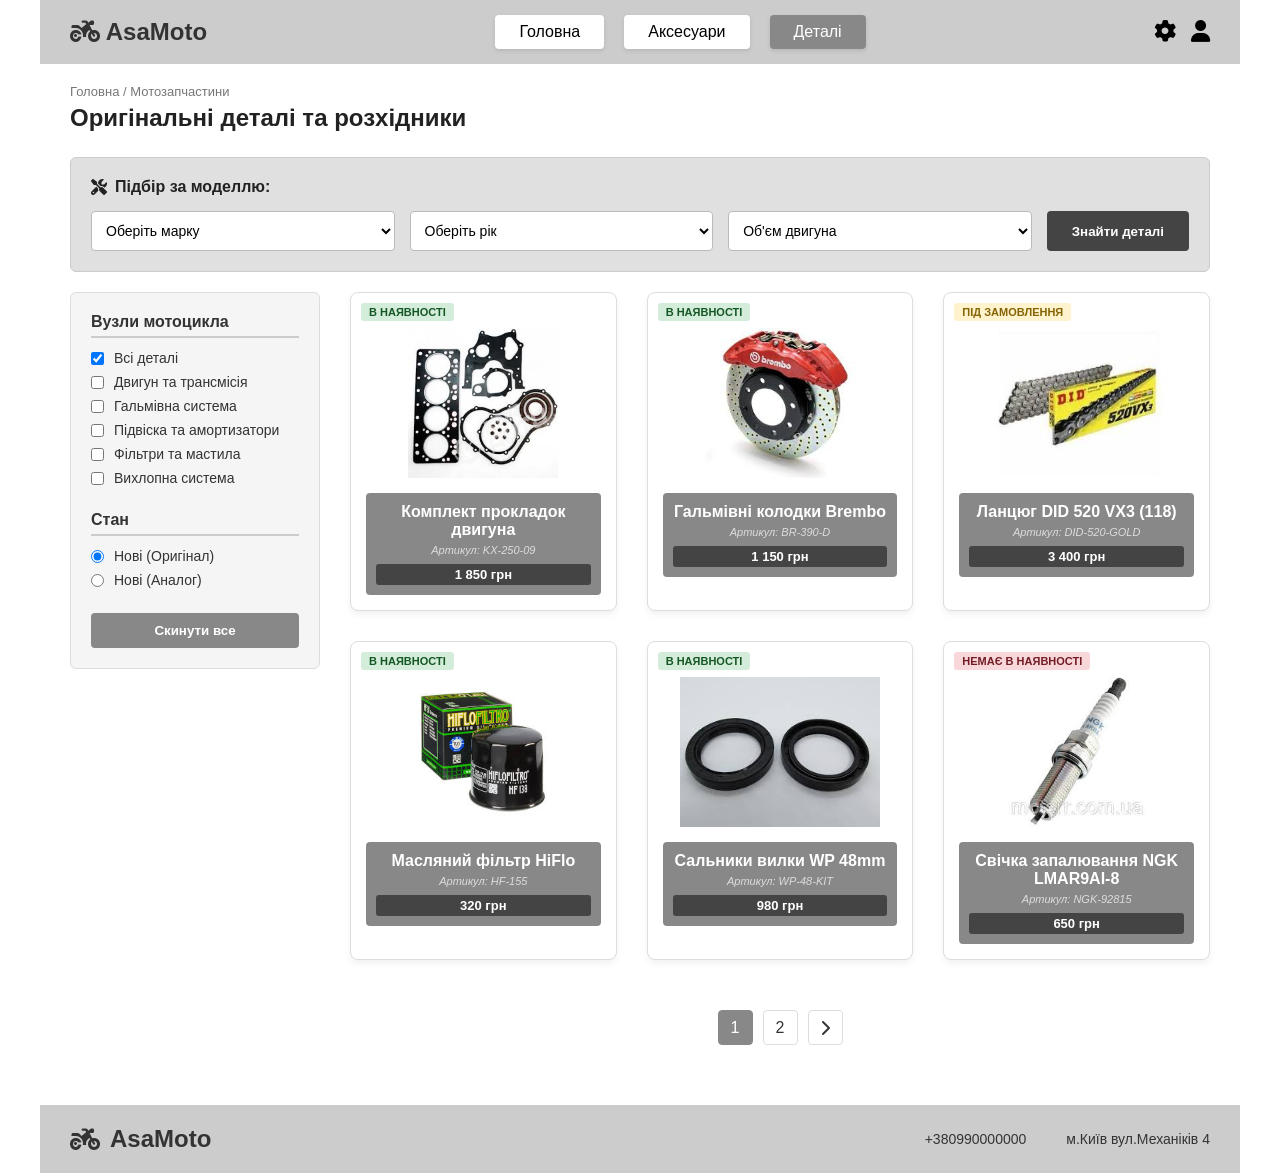
<file: parts.html>
<!DOCTYPE html>
<html lang="uk">
<head>
    <meta charset="UTF-8">
    <meta name="viewport" content="width=device-width, initial-scale=1.0">
    <title>Мотозапчастини та Деталі — AsaMoto</title>
    <link rel="stylesheet" href="style.css">
    <link rel="stylesheet" href="https://cdnjs.cloudflare.com/ajax/libs/font-awesome/6.4.0/css/all.min.css">
</head>
<body>

    <header class="header">
        <div class="logo">
            <a href="index.html" style="text-decoration: none; color: inherit;">
                <i class="fa-solid fa-motorcycle"></i> AsaMoto
            </a>
        </div>
        <nav class="nav-menu">
            <a href="index.html" class="nav-btn">Головна</a>
            <a href="accessories.html" class="nav-btn">Аксесуари</a>
            <a href="#" class="nav-btn active-page">Деталі</a>
        </nav>
        <div class="user-actions">
            <button class="icon-btn"><i class="fa-solid fa-gear"></i></button>
            <button class="icon-btn"><i class="fa-solid fa-user"></i></button>
        </div>
    </header>

    <div class="page-title-container">
        <div class="breadcrumbs">Головна / Мотозапчастини</div>
        <h1 class="main-page-title">Оригінальні деталі та розхідники</h1>
    </div>

    <section class="moto-selector-section">
        <div class="selector-container">
            <h3><i class="fa-solid fa-screwdriver-wrench"></i> Підбір за моделлю:</h3>
            <div class="selector-inputs">
                <select>
                    <option value="">Оберіть марку</option>
                    <option>KTM</option>
                    <option>BMW</option>
                    <option>Yamaha</option>
                    <option>Kayo</option>
                </select>
                <select>
                    <option value="">Оберіть рік</option>
                    <option>2026</option>
                    <option>2025</option>
                    <option>2024</option>
                    <option>2023</option>
                </select>
                <select>
                    <option value="">Об'єм двигуна</option>
                    <option>250 кубів</option>
                    <option>390 кубів</option>
                    <option>450 кубів</option>
                    <option>1000 кубів</option>
                </select>
                <button class="find-parts-btn">Знайти деталі</button>
            </div>
        </div>
    </section>

    <div class="catalog-container">
        
        <aside class="sidebar-filter">
            <div class="filter-group">
                <h3>Вузли мотоцикла</h3>
                <label><input type="checkbox" checked> Всі деталі</label>
                <label><input type="checkbox"> Двигун та трансмісія</label>
                <label><input type="checkbox"> Гальмівна система</label>
                <label><input type="checkbox"> Підвіска та амортизатори</label>
                <label><input type="checkbox"> Фільтри та мастила</label>
                <label><input type="checkbox"> Вихлопна система</label>
            </div>

            <div class="filter-group">
                <h3>Стан</h3>
                <label><input type="radio" name="condition" checked> Нові (Оригінал)</label>
                <label><input type="radio" name="condition"> Нові (Аналог)</label>
            </div>

            <button class="apply-filter-btn">Скинути все</button>
        </aside>

        <main class="catalog-products">
            <div class="parts-grid">
                
                <div class="part-card technical-card">
                    <div class="stock-status in-stock">В наявності</div>
                    <div class="img-placeholder"><img src="assets/завантаження.jpg" alt="Двигун"></div>
                    <div class="part-info">
                        <h4>Комплект прокладок двигуна</h4>
                        <span class="part-sku">Артикул: KX-250-09</span>
                        <span class="price-tag">1 850 грн</span>
                    </div>
                </div>

                <div class="part-card technical-card">
                    <div class="stock-status in-stock">В наявності</div>
                    <div class="img-placeholder"><img src="assets/tormoz.jpg" alt="Гальма"></div>
                    <div class="part-info">
                        <h4>Гальмівні колодки Brembo</h4>
                        <span class="part-sku">Артикул: BR-390-D</span>
                        <span class="price-tag">1 150 грн</span>
                    </div>
                </div>

                <div class="part-card technical-card">
                    <div class="stock-status order-only">Під замовлення</div>
                    <div class="img-placeholder"><img src="assets/lanzug.jpg" alt="Ланцюг"></div>
                    <div class="part-info">
                        <h4>Ланцюг DID 520 VX3 (118)</h4>
                        <span class="part-sku">Артикул: DID-520-GOLD</span>
                        <span class="price-tag">3 400 грн</span>
                    </div>
                </div>

                <div class="part-card technical-card">
                    <div class="stock-status in-stock">В наявності</div>
                    <div class="img-placeholder"><img src="assets/maslo.jpg" alt="Фільтр"></div>
                    <div class="part-info">
                        <h4>Масляний фільтр HiFlo</h4>
                        <span class="part-sku">Артикул: HF-155</span>
                        <span class="price-tag">320 грн</span>
                    </div>
                </div>

                <div class="part-card technical-card">
                    <div class="stock-status in-stock">В наявності</div>
                    <div class="img-placeholder"><img src="assets/salniki.jpg" alt="Амортизатор"></div>
                    <div class="part-info">
                        <h4>Сальники вилки WP 48mm</h4>
                        <span class="part-sku">Артикул: WP-48-KIT</span>
                        <span class="price-tag">980 грн</span>
                    </div>
                </div>

                <div class="part-card technical-card">
                    <div class="stock-status out-of-stock">Немає в наявності</div>
                    <div class="img-placeholder"><img src="assets/svicha.jpg" alt="Свічка"></div>
                    <div class="part-info">
                        <h4>Свічка запалювання NGK LMAR9AI-8</h4>
                        <span class="part-sku">Артикул: NGK-92815</span>
                        <span class="price-tag">650 грн</span>
                    </div>
                </div>

            </div>

            <div class="pagination">
                <a href="#" class="page-link active">1</a>
                <a href="#" class="page-link">2</a>
                <a href="#" class="page-link"><i class="fa-solid fa-chevron-right"></i></a>
            </div>
        </main>
    </div>

    <footer class="footer">
        <div class="logo">
            <i class="fa-solid fa-motorcycle"></i> AsaMoto
        </div>
        <div class="footer-contacts">
            <span>+380990000000</span>
            <span>м.Київ вул.Механіків 4</span>
        </div>
    </footer>

</body>
</html>
</file>
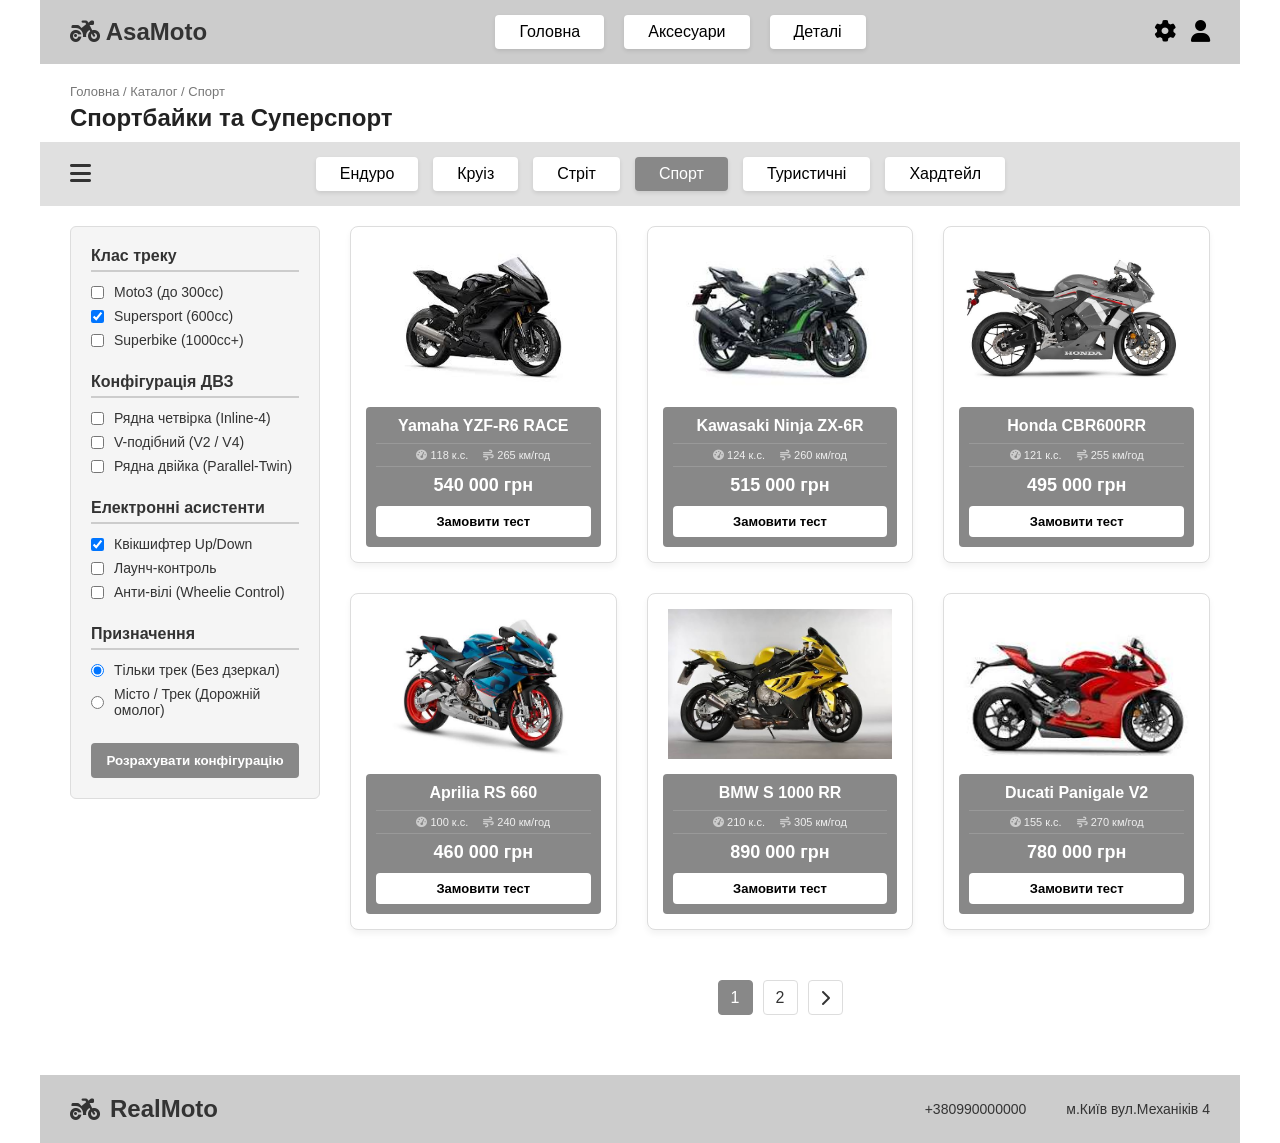
<file: sport.html>
<!DOCTYPE html>
<html lang="uk">
<head>
    <meta charset="UTF-8">
    <meta name="viewport" content="width=device-width, initial-scale=1.0">
    <title>Спортбайки та Суперспорт — AsaMoto</title>
    <link rel="stylesheet" href="style.css">
    <link rel="stylesheet" href="https://cdnjs.cloudflare.com/ajax/libs/font-awesome/6.4.0/css/all.min.css">
</head>
<body>

    <header class="header">
        <div class="logo">
            <a href="index.html" style="text-decoration: none; color: inherit;">
                <i class="fa-solid fa-motorcycle"></i> AsaMoto
            </a>
        </div>
        <nav class="nav-menu">
            <a href="index.html" class="nav-btn">Головна</a>
            <a href="accessories.html" class="nav-btn">Аксесуари</a>
            <a href="parts.html" class="nav-btn">Деталі</a>
        </nav>
        <div class="user-actions">
            <button class="icon-btn"><i class="fa-solid fa-gear"></i></button>
            <button class="icon-btn"><i class="fa-solid fa-user"></i></button>
        </div>
    </header>

    <div class="page-title-container">
        <div class="breadcrumbs">Головна / Каталог / Спорт</div>
        <h1 class="main-page-title">Спортбайки та Суперспорт</h1>
    </div>

    <section class="categories-section">
        <div class="hamburger-menu"><i class="fa-solid fa-bars"></i></div>
        <div class="categories-grid">
            <a href="enduro.html" class="cat-btn" style="text-decoration: none;">Ендуро</a>
            <a href="cruise.html" class="cat-btn" style="text-decoration: none;">Круіз</a>
            <a href="street.html" class="cat-btn" style="text-decoration: none;">Стріт</a>
            <a href="sport.html" class="cat-btn active-page">Спорт</a>
            <a href="touring.html" class="cat-btn">Туристичні</a>
            <a href="hardtail.html" class="cat-btn">Хардтейл</a>
        </div>
    </section>

    <div class="catalog-container">
        
        <aside class="sidebar-filter">
            <div class="filter-group">
                <h3>Клас треку</h3>
                <label><input type="checkbox"> Moto3 (до 300cc)</label>
                <label><input type="checkbox" checked> Supersport (600cc)</label>
                <label><input type="checkbox"> Superbike (1000cc+)</label>
            </div>

            <div class="filter-group">
                <h3>Конфігурація ДВЗ</h3>
                <label><input type="checkbox"> Рядна четвірка (Inline-4)</label>
                <label><input type="checkbox"> V-подібний (V2 / V4)</label>
                <label><input type="checkbox"> Рядна двійка (Parallel-Twin)</label>
            </div>

            <div class="filter-group">
                <h3>Електронні асистенти</h3>
                <label><input type="checkbox" checked> Квікшифтер Up/Down</label>
                <label><input type="checkbox"> Лаунч-контроль</label>
                <label><input type="checkbox"> Анти-вілі (Wheelie Control)</label>
            </div>

            <div class="filter-group">
                <h3>Призначення</h3>
                <label><input type="radio" name="purpose" checked> Тільки трек (Без дзеркал)</label>
                <label><input type="radio" name="purpose"> Місто / Трек (Дорожній омолог)</label>
            </div>

            <button class="apply-filter-btn">Розрахувати конфігурацію</button>
        </aside>

        <main class="catalog-products">
            <div class="products-grid max-width-override">
                
                <div class="product-card bike-card sport-theme">
                    <div class="img-placeholder"><img src="assets/r6.jpg" alt="Yamaha R6"></div>
                    <div class="product-info">
                        <h4>Yamaha YZF-R6 RACE</h4>
                        <div class="bike-specs">
                            <span><i class="fa-solid fa-gauge-high"></i> 118 к.с.</span>
                            <span><i class="fa-solid fa-wind"></i> 265 км/год</span>
                        </div>
                        <p class="bike-price">540 000 грн</p>
                        <button class="buy-bike-btn">Замовити тест</button>
                    </div>
                </div>

                <div class="product-card bike-card sport-theme">
                    <div class="img-placeholder"><img src="assets/zh-6r.jpg" alt="Kawasaki ZX-6R"></div>
                    <div class="product-info">
                        <h4>Kawasaki Ninja ZX-6R</h4>
                        <div class="bike-specs">
                            <span><i class="fa-solid fa-gauge-high"></i> 124 к.с.</span>
                            <span><i class="fa-solid fa-wind"></i> 260 км/год</span>
                        </div>
                        <p class="bike-price">515 000 грн</p>
                        <button class="buy-bike-btn">Замовити тест</button>
                    </div>
                </div>

                <div class="product-card bike-card sport-theme">
                    <div class="img-placeholder"><img src="assets/cbr600rr.jpg" alt="Honda CBR600RR"></div>
                    <div class="product-info">
                        <h4>Honda CBR600RR</h4>
                        <div class="bike-specs">
                            <span><i class="fa-solid fa-gauge-high"></i> 121 к.с.</span>
                            <span><i class="fa-solid fa-wind"></i> 255 км/год</span>
                        </div>
                        <p class="bike-price">495 000 грн</p>
                        <button class="buy-bike-btn">Замовити тест</button>
                    </div>
                </div>

                <div class="product-card bike-card sport-theme">
                    <div class="img-placeholder"><img src="assets/apriliars660.jpg" alt="Aprilia RS660"></div>
                    <div class="product-info">
                        <h4>Aprilia RS 660</h4>
                        <div class="bike-specs">
                            <span><i class="fa-solid fa-gauge-high"></i> 100 к.с.</span>
                            <span><i class="fa-solid fa-wind"></i> 240 км/год</span>
                        </div>
                        <p class="bike-price">460 000 грн</p>
                        <button class="buy-bike-btn">Замовити тест</button>
                    </div>
                </div>

                <div class="product-card bike-card sport-theme">
                    <div class="img-placeholder"><img src="assets/s1000rr.jpg" alt="BMW S1000RR"></div>
                    <div class="product-info">
                        <h4>BMW S 1000 RR</h4>
                        <div class="bike-specs">
                            <span><i class="fa-solid fa-gauge-high"></i> 210 к.с.</span>
                            <span><i class="fa-solid fa-wind"></i> 305 км/год</span>
                        </div>
                        <p class="bike-price">890 000 грн</p>
                        <button class="buy-bike-btn">Замовити тест</button>
                    </div>
                </div>

                <div class="product-card bike-card sport-theme">
                    <div class="img-placeholder"><img src="assets/panigalev2.jpg" alt="Ducati Panigale V2"></div>
                    <div class="product-info">
                        <h4>Ducati Panigale V2</h4>
                        <div class="bike-specs">
                            <span><i class="fa-solid fa-gauge-high"></i> 155 к.с.</span>
                            <span><i class="fa-solid fa-wind"></i> 270 км/год</span>
                        </div>
                        <p class="bike-price">780 000 грн</p>
                        <button class="buy-bike-btn">Замовити тест</button>
                    </div>
                </div>

            </div>

            <div class="pagination">
                <a href="#" class="page-link active">1</a>
                <a href="#" class="page-link">2</a>
                <a href="#" class="page-link"><i class="fa-solid fa-chevron-right"></i></a>
            </div>
        </main>
    </div>

    <footer class="footer">
        <div class="logo">
            <i class="fa-solid fa-motorcycle"></i> RealMoto
        </div>
        <div class="footer-contacts">
            <span>+380990000000</span>
            <span>м.Київ вул.Механіків 4</span>
        </div>
    </footer>

</body>
</html>
</file>
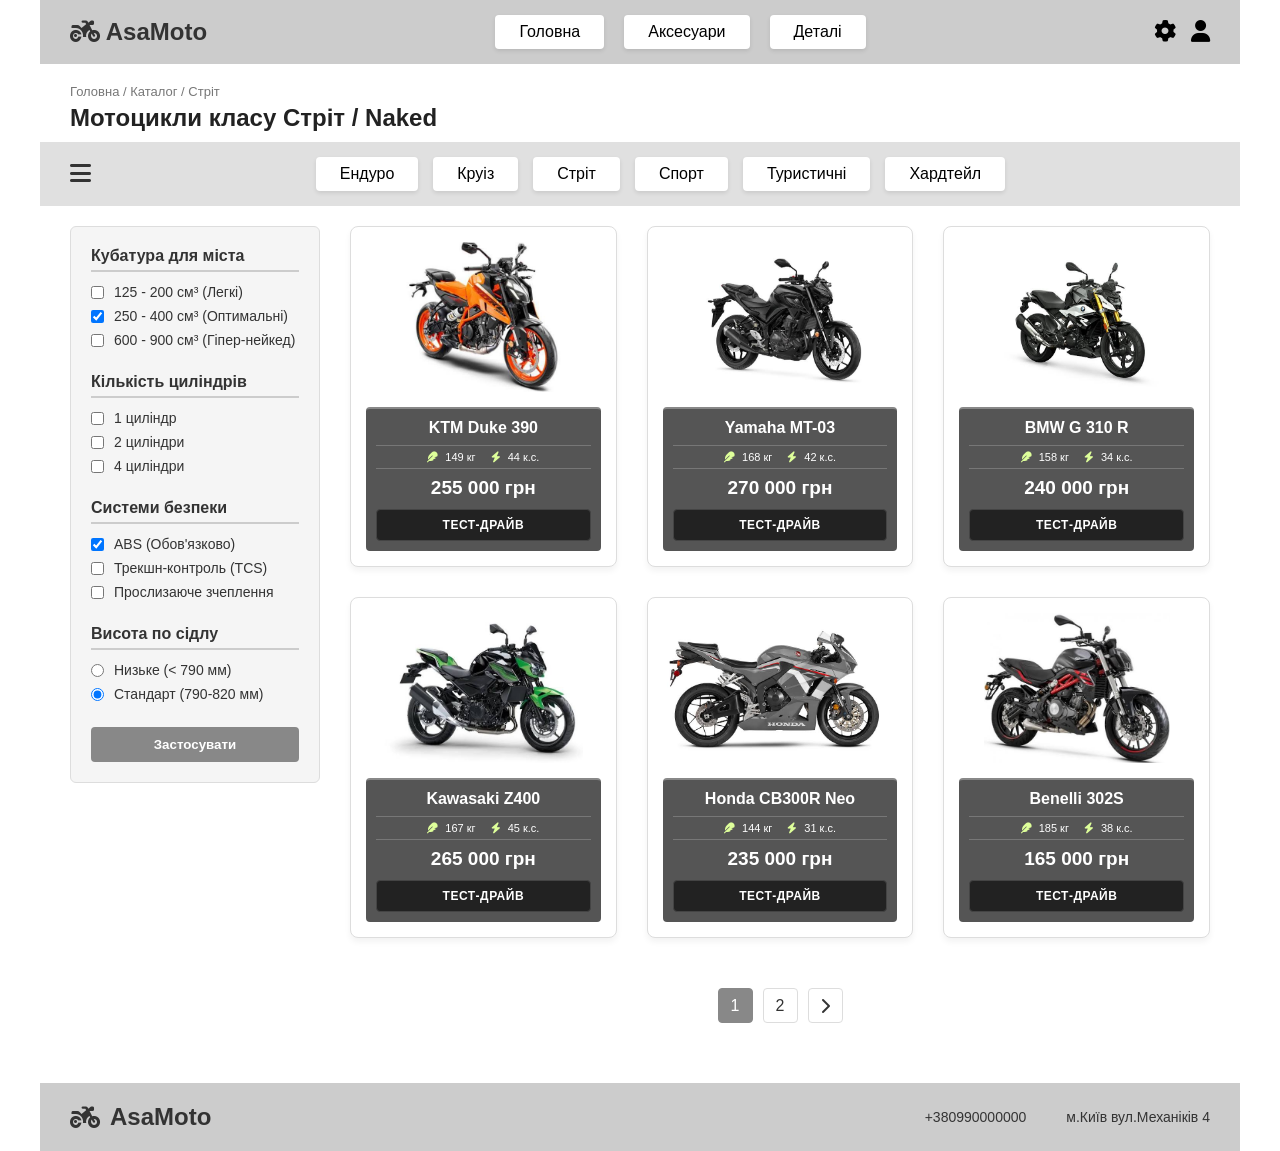
<file: street.html>
<!DOCTYPE html>
<html lang="uk">
<head>
    <meta charset="UTF-8">
    <meta name="viewport" content="width=device-width, initial-scale=1.0">
    <title>Міські мотоцикли Стріт / Naked — AsaMoto</title>
    <link rel="stylesheet" href="style.css">
    <link rel="stylesheet" href="https://cdnjs.cloudflare.com/ajax/libs/font-awesome/6.4.0/css/all.min.css">
</head>
<body>

    <header class="header">
        <div class="logo">
            <a href="index.html" style="text-decoration: none; color: inherit;">
                <i class="fa-solid fa-motorcycle"></i> AsaMoto
            </a>
        </div>
        <nav class="nav-menu">
            <a href="index.html" class="nav-btn">Головна</a>
            <a href="accessories.html" class="nav-btn">Аксесуари</a>
            <a href="parts.html" class="nav-btn">Деталі</a>
        </nav>
        <div class="user-actions">
            <button class="icon-btn"><i class="fa-solid fa-gear"></i></button>
            <button class="icon-btn"><i class="fa-solid fa-user"></i></button>
        </div>
    </header>

    <div class="page-title-container">
        <div class="breadcrumbs">Головна / Каталог / Стріт</div>
        <h1 class="main-page-title">Мотоцикли класу Стріт / Naked</h1>
    </div>

    <section class="categories-section">
        <div class="hamburger-menu"><i class="fa-solid fa-bars"></i></div>
        <div class="categories-grid">
            <a href="enduro.html" class="cat-btn">Ендуро</a>
            <a href="cruise.html" class="cat-btn">Круіз</a>
            <a href="street.html" class="cat-btn">Стріт</a>
            <a href="sport.html" class="cat-btn">Спорт</a>
            <a href="touring.html" class="cat-btn">Туристичні</a>
            <a href="hardtail.html" class="cat-btn">Хардтейл</a>
        </div>
    </section>

    <div class="catalog-container">
        
        <aside class="sidebar-filter">
            <div class="filter-group">
                <h3>Кубатура для міста</h3>
                <label><input type="checkbox"> 125 - 200 см³ (Легкі)</label>
                <label><input type="checkbox" checked> 250 - 400 см³ (Оптимальні)</label>
                <label><input type="checkbox"> 600 - 900 см³ (Гіпер-нейкед)</label>
            </div>

            <div class="filter-group">
                <h3>Кількість циліндрів</h3>
                <label><input type="checkbox"> 1 циліндр</label>
                <label><input type="checkbox"> 2 циліндри</label>
                <label><input type="checkbox"> 4 циліндри</label>
            </div>

            <div class="filter-group">
                <h3>Системи безпеки</h3>
                <label><input type="checkbox" checked> ABS (Обов'язково)</label>
                <label><input type="checkbox"> Трекшн-контроль (TCS)</label>
                <label><input type="checkbox"> Прослизаюче зчеплення</label>
            </div>

            <div class="filter-group">
                <h3>Висота по сідлу</h3>
                <label><input type="radio" name="height"> Низьке (< 790 мм)</label>
                <label><input type="radio" name="height" checked> Стандарт (790-820 мм)</label>
            </div>

            <button class="apply-filter-btn">Застосувати</button>
        </aside>

        <main class="catalog-products">
            <div class="products-grid max-width-override">
                
                <div class="product-card bike-card street-theme">
                    <div class="img-placeholder"><img src="assets/duke390.jpg" alt="KTM Duke 390"></div>
                    <div class="product-info">
                        <h4>KTM Duke 390</h4>
                        <div class="bike-specs">
                            <span><i class="fa-solid fa-feather"></i> 149 кг</span>
                            <span><i class="fa-solid fa-bolt"></i> 44 к.с.</span>
                        </div>
                        <p class="bike-price">255 000 грн</p>
                        <button class="buy-bike-btn">Тест-драйв</button>
                    </div>
                </div>

                <div class="product-card bike-card street-theme">
                    <div class="img-placeholder"><img src="assets/mt-03.jpg" alt="Yamaha MT-03"></div>
                    <div class="product-info">
                        <h4>Yamaha MT-03</h4>
                        <div class="bike-specs">
                            <span><i class="fa-solid fa-feather"></i> 168 кг</span>
                            <span><i class="fa-solid fa-bolt"></i> 42 к.с.</span>
                        </div>
                        <p class="bike-price">270 000 грн</p>
                        <button class="buy-bike-btn">Тест-драйв</button>
                    </div>
                </div>

                <div class="product-card bike-card street-theme">
                    <div class="img-placeholder"><img src="assets/g310r.jpg" alt="BMW G310R"></div>
                    <div class="product-info">
                        <h4>BMW G 310 R</h4>
                        <div class="bike-specs">
                            <span><i class="fa-solid fa-feather"></i> 158 кг</span>
                            <span><i class="fa-solid fa-bolt"></i> 34 к.с.</span>
                        </div>
                        <p class="bike-price">240 000 грн</p>
                        <button class="buy-bike-btn">Тест-драйв</button>
                    </div>
                </div>

                <div class="product-card bike-card street-theme">
                    <div class="img-placeholder"><img src="assets/z400.jpg" alt="Kawasaki Z400"></div>
                    <div class="product-info">
                        <h4>Kawasaki Z400</h4>
                        <div class="bike-specs">
                            <span><i class="fa-solid fa-feather"></i> 167 кг</span>
                            <span><i class="fa-solid fa-bolt"></i> 45 к.с.</span>
                        </div>
                        <p class="bike-price">265 000 грн</p>
                        <button class="buy-bike-btn">Тест-драйв</button>
                    </div>
                </div>

                <div class="product-card bike-card street-theme">
                    <div class="img-placeholder"><img src="assets/cbr600rr.jpg" alt="Honda CB300R"></div>
                    <div class="product-info">
                        <h4>Honda CB300R Neo</h4>
                        <div class="bike-specs">
                            <span><i class="fa-solid fa-feather"></i> 144 кг</span>
                            <span><i class="fa-solid fa-bolt"></i> 31 к.с.</span>
                        </div>
                        <p class="bike-price">235 000 грн</p>
                        <button class="buy-bike-btn">Тест-драйв</button>
                    </div>
                </div>

                <div class="product-card bike-card street-theme">
                    <div class="img-placeholder"><img src="assets/benelli302s.jpg" alt="Benelli 302S"></div>
                    <div class="product-info">
                        <h4>Benelli 302S</h4>
                        <div class="bike-specs">
                            <span><i class="fa-solid fa-feather"></i> 185 кг</span>
                            <span><i class="fa-solid fa-bolt"></i> 38 к.с.</span>
                        </div>
                        <p class="bike-price">165 000 грн</p>
                        <button class="buy-bike-btn">Тест-драйв</button>
                    </div>
                </div>

            </div>

            <div class="pagination">
                <a href="#" class="page-link active">1</a>
                <a href="#" class="page-link">2</a>
                <a href="#" class="page-link"><i class="fa-solid fa-chevron-right"></i></a>
            </div>
        </main>
    </div>

    <footer class="footer">
        <div class="logo">
            <i class="fa-solid fa-motorcycle"></i> AsaMoto
        </div>
        <div class="footer-contacts">
            <span>+380990000000</span>
            <span>м.Київ вул.Механіків 4</span>
        </div>
    </footer>

</body>
</html>
</file>
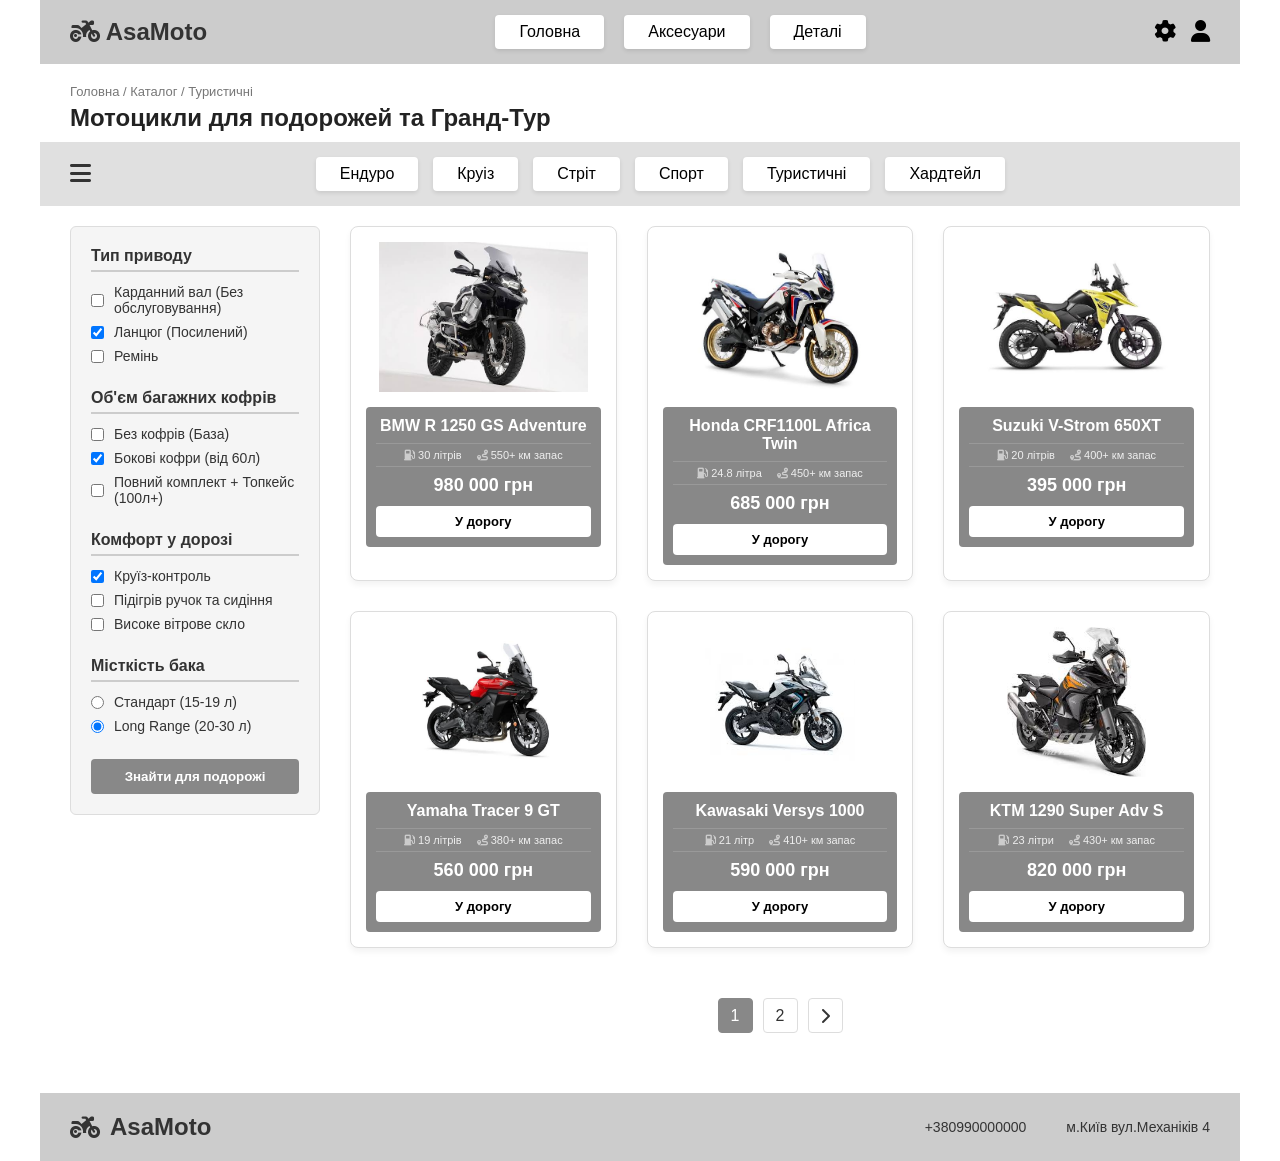
<file: touring.html>
<!DOCTYPE html>
<html lang="uk">
<head>
    <meta charset="UTF-8">
    <meta name="viewport" content="width=device-width, initial-scale=1.0">
    <title>Туристичні мотоцикли — AsaMoto</title>
    <link rel="stylesheet" href="style.css">
    <link rel="stylesheet" href="https://cdnjs.cloudflare.com/ajax/libs/font-awesome/6.4.0/css/all.min.css">
</head>
<body>

    <header class="header">
        <div class="logo">
            <a href="index.html" style="text-decoration: none; color: inherit;">
                <i class="fa-solid fa-motorcycle"></i> AsaMoto
            </a>
        </div>
        <nav class="nav-menu">
            <a href="index.html" class="nav-btn">Головна</a>
            <a href="accessories.html" class="nav-btn">Аксесуари</a>
            <a href="parts.html" class="nav-btn">Деталі</a>
        </nav>
        <div class="user-actions">
            <button class="icon-btn"><i class="fa-solid fa-gear"></i></button>
            <button class="icon-btn"><i class="fa-solid fa-user"></i></button>
        </div>
    </header>

    <div class="page-title-container">
        <div class="breadcrumbs">Головна / Каталог / Туристичні</div>
        <h1 class="main-page-title">Мотоцикли для подорожей та Гранд-Тур</h1>
    </div>

    <section class="categories-section">
        <div class="hamburger-menu"><i class="fa-solid fa-bars"></i></div>
        <div class="categories-grid">
            <a href="enduro.html" class="cat-btn">Ендуро</a>
            <a href="cruise.html" class="cat-btn">Круіз</a>
            <a href="street.html" class="cat-btn">Стріт</a>
            <a href="sport.html" class="cat-btn">Спорт</a>
            <a href="touring.html" class="cat-btn">Туристичні</a>
            <a href="hardtail.html" class="cat-btn">Хардтейл</a>
        </div>
    </section>

    <div class="catalog-container">
        
        <aside class="sidebar-filter">
            <div class="filter-group">
                <h3>Тип приводу</h3>
                <label><input type="checkbox"> Карданний вал (Без обслуговування)</label>
                <label><input type="checkbox" checked> Ланцюг (Посилений)</label>
                <label><input type="checkbox"> Ремінь</label>
            </div>

            <div class="filter-group">
                <h3>Об'єм багажних кофрів</h3>
                <label><input type="checkbox"> Без кофрів (База)</label>
                <label><input type="checkbox" checked> Бокові кофри (від 60л)</label>
                <label><input type="checkbox"> Повний комплект + Топкейс (100л+)</label>
            </div>

            <div class="filter-group">
                <h3>Комфорт у дорозі</h3>
                <label><input type="checkbox" checked> Круїз-контроль</label>
                <label><input type="checkbox"> Підігрів ручок та сидіння</label>
                <label><input type="checkbox"> Високе вітрове скло</label>
            </div>

            <div class="filter-group">
                <h3>Місткість бака</h3>
                <label><input type="radio" name="tank"> Стандарт (15-19 л)</label>
                <label><input type="radio" name="tank" checked> Long Range (20-30 л)</label>
            </div>

            <button class="apply-filter-btn">Знайти для подорожі</button>
        </aside>

        <main class="catalog-products">
            <div class="products-grid max-width-override">
                
                <div class="product-card bike-card touring-theme">
                    <div class="img-placeholder"><img src="assets/bmwg5.jpg" alt="BMW GS"></div>
                    <div class="product-info">
                        <h4>BMW R 1250 GS Adventure</h4>
                        <div class="bike-specs">
                            <span><i class="fa-solid fa-gas-pump"></i> 30 літрів</span>
                            <span><i class="fa-solid fa-route"></i> 550+ км запас</span>
                        </div>
                        <p class="bike-price">980 000 грн</p>
                        <button class="buy-bike-btn">У дорогу</button>
                    </div>
                </div>

                <div class="product-card bike-card touring-theme">
                    <div class="img-placeholder"><img src="assets/africatwin.jpg" alt="Honda Africa Twin"></div>
                    <div class="product-info">
                        <h4>Honda CRF1100L Africa Twin</h4>
                        <div class="bike-specs">
                            <span><i class="fa-solid fa-gas-pump"></i> 24.8 літра</span>
                            <span><i class="fa-solid fa-route"></i> 450+ км запас</span>
                        </div>
                        <p class="bike-price">685 000 грн</p>
                        <button class="buy-bike-btn">У дорогу</button>
                    </div>
                </div>

                <div class="product-card bike-card touring-theme">
                    <div class="img-placeholder"><img src="assets/v-storm.jpg" alt="Suzuki V-Strom"></div>
                    <div class="product-info">
                        <h4>Suzuki V-Strom 650XT</h4>
                        <div class="bike-specs">
                            <span><i class="fa-solid fa-gas-pump"></i> 20 літрів</span>
                            <span><i class="fa-solid fa-route"></i> 400+ км запас</span>
                        </div>
                        <p class="bike-price">395 000 грн</p>
                        <button class="buy-bike-btn">У дорогу</button>
                    </div>
                </div>

                <div class="product-card bike-card touring-theme">
                    <div class="img-placeholder"><img src="assets/tracer9.jpg" alt="Yamaha Tracer 9"></div>
                    <div class="product-info">
                        <h4>Yamaha Tracer 9 GT</h4>
                        <div class="bike-specs">
                            <span><i class="fa-solid fa-gas-pump"></i> 19 літрів</span>
                            <span><i class="fa-solid fa-route"></i> 380+ км запас</span>
                        </div>
                        <p class="bike-price">560 000 грн</p>
                        <button class="buy-bike-btn">У дорогу</button>
                    </div>
                </div>

                <div class="product-card bike-card touring-theme">
                    <div class="img-placeholder"><img src="assets/versys.jpg" alt="Kawasaki Versys"></div>
                    <div class="product-info">
                        <h4>Kawasaki Versys 1000</h4>
                        <div class="bike-specs">
                            <span><i class="fa-solid fa-gas-pump"></i> 21 літр</span>
                            <span><i class="fa-solid fa-route"></i> 410+ км запас</span>
                        </div>
                        <p class="bike-price">590 000 грн</p>
                        <button class="buy-bike-btn">У дорогу</button>
                    </div>
                </div>

                <div class="product-card bike-card touring-theme">
                    <div class="img-placeholder"><img src="assets/ktmsuperadventure.jpg" alt="KTM Super Adventure"></div>
                    <div class="product-info">
                        <h4>KTM 1290 Super Adv S</h4>
                        <div class="bike-specs">
                            <span><i class="fa-solid fa-gas-pump"></i> 23 літри</span>
                            <span><i class="fa-solid fa-route"></i> 430+ км запас</span>
                        </div>
                        <p class="bike-price">820 000 грн</p>
                        <button class="buy-bike-btn">У дорогу</button>
                    </div>
                </div>

            </div>

            <div class="pagination">
                <a href="#" class="page-link active">1</a>
                <a href="#" class="page-link">2</a>
                <a href="#" class="page-link"><i class="fa-solid fa-chevron-right"></i></a>
            </div>
        </main>
    </div>

    <footer class="footer">
        <div class="logo">
            <i class="fa-solid fa-motorcycle"></i> AsaMoto
        </div>
        <div class="footer-contacts">
            <span>+380990000000</span>
            <span>м.Київ вул.Механіків 4</span>
        </div>
    </footer>

</body>
</html>
</file>
<file: style.css>
/* ОБНУЛЕННЯ СТИЛІВ */
* {
    margin: 0;
    padding: 0;
    box-sizing: border-box;
    font-family: 'Segoe UI', Tahoma, Geneva, Verdana, sans-serif;
}

body {
    background-color: #ffffff;
    color: #333;
    display: flex;
    flex-direction: column;
    align-items: center;
}

/* ШАПКА */
.header, .sub-nav {
    width: 100%;
    max-width: 1200px;
    background-color: #cccccc;
    padding: 15px 30px;
    display: flex;
    justify-content: space-between;
    align-items: center;
}

.logo {
    font-weight: bold;
    font-size: 24px;
    display: flex;
    align-items: center;
    gap: 10px;
}

.nav-menu {
    display: flex;
    gap: 20px;
}

.nav-btn, .cat-btn {
    background-color: #ffffff;
    color: #000;
    text-decoration: none;
    padding: 8px 24px;
    border-radius: 4px;
    font-weight: 500;
    border: none;
    box-shadow: 0 2px 4px rgba(0,0,0,0.1);
    cursor: pointer;
    transition: 0.2s;
}

.nav-btn:hover, .cat-btn:hover {
    background-color: #e6e6e6;
}

.user-actions {
    display: flex;
    gap: 15px;
}

.icon-btn {
    background: none;
    border: none;
    font-size: 22px;
    cursor: pointer;
}

/* ГОЛОВНИЙ БАНЕР */
.hero-section {
    width: 100%;
    max-width: 1200px;
    background: linear-gradient(180deg, #bbbbbb 0%, #e0e0e0 100%);
    background: url("assets/rectangle5.png") no-repeat center/cover;
    padding: 40px 20px;
    text-align: center;
    display: flex;
    flex-direction: column;
    align-items: center;
}

.hero-banner {
    background-color: rgba(170, 170, 170, 0.8);
    padding: 20px 40px;
    border-radius: 4px;
    margin-bottom: 30px;
    max-width: 800px;
}

.hero-banner h2 {
    font-size: 22px;
    margin-bottom: 10px;
    text-transform: uppercase;
}

.hero-title {
    font-size: 28px;
    font-weight: bold;
    margin-bottom: 10px;
}

.hero-subtitle {
    font-size: 22px;
    margin-bottom: 25px;
}

.cta-btn {
    background-color: #dddddd;
    border: 1px solid #999;
    padding: 10px 20px;
    font-size: 14px;
    cursor: pointer;
    border-radius: 4px;
}

/* КАТЕГОРІЇ */
.categories-section {
    width: 100%;
    max-width: 1200px;
    background-color: #e0e0e0;
    padding: 15px 30px;
    display: flex;
    align-items: center;
    gap: 20px;
}

.hamburger-menu {
    font-size: 24px;
    cursor: pointer;
}

.categories-grid {
    display: flex;
    flex-wrap: wrap;
    gap: 15px;
    justify-content: center;
    width: 100%;
}

/* СЕТКИ ТОВАРІВ */
.products-section, .parts-section {
    width: 100%;
    max-width: 1200px;
    padding: 30px 20px;
}

.section-title {
    text-align: center;
    margin-bottom: 20px;
    font-size: 16px;
    color: #555;
}

.products-grid, .parts-grid {
    display: grid;
    grid-template-columns: repeat(3, 1fr);
    gap: 30px;
    justify-items: center;
}

/* КАРТКИ */
.product-card, .part-card {
    background: #ffffff;
    border: 1px solid #ddd;
    border-radius: 8px;
    width: 100%;
    max-width: 280px;
    overflow: hidden;
    box-shadow: 0 4px 6px rgba(0,0,0,0.05);
    display: flex;
    flex-direction: column;
    align-items: center;
    padding: 15px;
}

.img-placeholder {
    width: 100%;
    height: 150px;
    display: flex;
    align-items: center;
    justify-content: center;
    margin-bottom: 15px;
}

.img-placeholder img {
    max-width: 100%;
    max-height: 100%;
    object-fit: contain;
}

.product-info, .part-info {
    background-color: #888888;
    color: #ffffff;
    width: 100%;
    text-align: center;
    padding: 10px;
    border-radius: 4px;
}

.product-info h4, .part-info h4 {
    font-size: 16px;
    margin-bottom: 5px;
}

/* ДРУГОРЯДНИЙ НАВІГАТОР */
.sub-nav {
    margin-top: 20px;
}

/* ПІДВАЛ */
.footer {
    width: 100%;
    max-width: 1200px;
    background-color: #cccccc;
    padding: 20px 30px;
    display: flex;
    justify-content: space-between;
    align-items: center;
    margin-top: 40px;
}

.footer-contacts {
    display: flex;
    gap: 40px;
    font-size: 14px;
    font-weight: 500;
}

/* АДАПТИВНІСТЬ (МОБІЛЬНА ВЕРСІЯ) */
@media (max-width: 768px) {
    .products-grid, .parts-grid {
        grid-template-columns: repeat(2, 1fr);
        gap: 15px;
    }
    
    .header, .sub-nav {
        flex-direction: column;
        gap: 15px;
        text-align: center;
    }

    .nav-menu {
        flex-direction: column;
        width: 100%;
    }

    .footer {
        flex-direction: column;
        gap: 15px;
        text-align: center;
    }

    .footer-contacts {
        flex-direction: column;
        gap: 10px;
    }
}

@media (max-width: 480px) {
    .products-grid, .parts-grid {
        grid-template-columns: 1fr;
    }
    
    .hero-title {
        font-size: 22px;
    }
    
    .hero-subtitle {
        font-size: 18px;
    }
}
/* СТИЛІ ДЛЯ СТОРІНКИ АКСЕСУАРІВ */

.active-page {
    background-color: #888888 !important;
    color: #fff !important;
}

.page-title-container {
    width: 100%;
    max-width: 1200px;
    padding: 20px 30px 10px 30px;
}

.breadcrumbs {
    font-size: 13px;
    color: #777;
    margin-bottom: 5px;
}

.main-page-title {
    font-size: 24px;
    font-weight: 700;
    color: #222;
}

/* МАКЕТ КАТАЛОГУ (САЙДБАР + СІТКА) */
.catalog-container {
    width: 100%;
    max-width: 1200px;
    display: flex;
    gap: 30px;
    padding: 20px 30px;
}

/* БОКОВИЙ ФІЛЬТР */
.sidebar-filter {
    flex: 0 0 250px;
    background-color: #f5f5f5;
    border: 1px solid #ddd;
    border-radius: 6px;
    padding: 20px;
    height: fit-content;
}

.filter-group {
    margin-bottom: 25px;
}

.filter-group h3 {
    font-size: 16px;
    margin-bottom: 12px;
    padding-bottom: 5px;
    border-bottom: 2px solid #ccc;
}

.filter-group label {
    display: flex;
    align-items: center;
    gap: 10px;
    font-size: 14px;
    margin-bottom: 8px;
    cursor: pointer;
}

.price-inputs {
    display: flex;
    gap: 10px;
}

.price-inputs input {
    width: 100%;
    padding: 6px;
    border: 1px solid #ccc;
    border-radius: 4px;
}

.apply-filter-btn {
    width: 100%;
    background-color: #888;
    color: #fff;
    border: none;
    padding: 10px;
    border-radius: 4px;
    font-weight: bold;
    cursor: pointer;
    transition: 0.2s;
}

.apply-filter-btn:hover {
    background-color: #666;
}

/* СІТКА КАТАЛОГУ */
.catalog-products {
    flex: 1;
    display: flex;
    flex-direction: column;
    gap: 30px;
}

/* Оновлення стилю ціни в картці запчастин */
.price-tag {
    display: block;
    font-weight: bold;
    margin-top: 8px;
    color: #fff;
    background-color: #444;
    padding: 3px 8px;
    border-radius: 3px;
    font-size: 13px;
}

/* ПАГІНАЦІЯ */
.pagination {
    display: flex;
    justify-content: center;
    gap: 10px;
    margin-top: 20px;
}

.page-link {
    display: flex;
    align-items: center;
    justify-content: center;
    width: 35px;
    height: 35px;
    border: 1px solid #ddd;
    background-color: #fff;
    color: #333;
    text-decoration: none;
    border-radius: 4px;
    font-weight: 500;
    transition: 0.2s;
}

.page-link.active, .page-link:hover {
    background-color: #888;
    color: #fff;
    border-color: #888;
}

/* АДАПТИВНІСТЬ ДЛЯ СТОРІНКИ КАТАЛОГУ */
@media (max-width: 992px) {
    .catalog-container {
        flex-direction: column;
    }
    
    .sidebar-filter {
        flex: 1;
        width: 100%;
    }
}
/* СТИЛІ ДЛЯ СТОРІНКИ ДЕТАЛЕЙ (ЗАПЧАСТИН) */

/* Панель підбору мотоцикла */
.moto-selector-section {
    width: 100%;
    max-width: 1200px;
    padding: 0 30px;
    margin-top: 15px;
}

.selector-container {
    background-color: #e0e0e0;
    border: 1px solid #ccc;
    border-radius: 6px;
    padding: 20px;
    display: flex;
    flex-direction: column;
    gap: 15px;
}

.selector-container h3 {
    font-size: 16px;
    color: #222;
    display: flex;
    align-items: center;
    gap: 8px;
}

.selector-inputs {
    display: flex;
    gap: 15px;
    flex-wrap: wrap;
}

.selector-inputs select {
    flex: 1;
    min-width: 180px;
    padding: 10px;
    border: 1px solid #bbb;
    border-radius: 4px;
    background-color: #fff;
    font-size: 14px;
    outline: none;
}

.find-parts-btn {
    background-color: #444;
    color: #fff;
    border: none;
    padding: 10px 25px;
    border-radius: 4px;
    font-weight: bold;
    cursor: pointer;
    transition: 0.2s;
}

.find-parts-btn:hover {
    background-color: #222;
}

/* Технічна картка запчастини */
.technical-card {
    position: relative;
    padding-top: 35px; /* місце для плашки статусу */
}

.stock-status {
    position: absolute;
    top: 10px;
    left: 10px;
    font-size: 11px;
    font-weight: bold;
    padding: 3px 8px;
    border-radius: 3px;
    text-transform: uppercase;
}

.in-stock {
    background-color: #d4edda;
    color: #155724;
}

.order-only {
    background-color: #fff3cd;
    color: #856404;
}

.out-of-stock {
    background-color: #f8d7da;
    color: #721c24;
}

.part-sku {
    display: block;
    font-size: 11px;
    color: #ddd;
    margin-top: 4px;
    font-style: italic;
}

/* Адаптивність для блоку вибору */
@media (max-width: 768px) {
    .selector-inputs {
        flex-direction: column;
    }
    .selector-inputs select, .find-parts-btn {
        width: 100%;
    }
}
/* СТИЛІ ДЛЯ СТОРІНКИ ЕНДУРО КАТАЛОГУ */

/* Скидання обмеження ширини для сітки, якщо вона знаходиться всередині каталогу */
.max-width-override {
    width: 100% !important;
    max-width: 100% !important;
    padding: 0 !important;
}

/* Спеціальна картка байка */
.bike-card {
    max-width: 100% !important; /* Дозволяє гнучко адаптуватись під сітку каталогу */
    transition: transform 0.2s, box-shadow 0.2s;
}

.bike-card:hover {
    transform: translateY(-5px);
    box-shadow: 0 6px 12px rgba(0,0,0,0.15);
}

/* Міні-іконки характеристик всередині картки */
.bike-specs {
    display: flex;
    justify-content: center;
    gap: 15px;
    font-size: 11px;
    color: #eee;
    margin: 8px 0;
    border-top: 1px solid #999;
    border-bottom: 1px solid #999;
    padding: 5px 0;
}

.bike-specs i {
    color: #ccc;
}

/* Ціна мотоцикла */
.bike-price {
    font-size: 18px;
    font-weight: bold;
    color: #fff;
    margin-top: 5px;
}

/* Кнопка "Детальніше / Купити" всередині картки */
.buy-bike-btn {
    width: 100%;
    background-color: #ffffff;
    color: #000;
    border: none;
    padding: 8px;
    margin-top: 10px;
    border-radius: 4px;
    font-weight: bold;
    font-size: 13px;
    cursor: pointer;
    transition: background 0.2s;
}

.buy-bike-btn:hover {
    background-color: #dddddd;
}
/* СТИЛІ ДЛЯ СТОРІНКИ СТРІТ-БАЙКІВ (STREET/NAKED) */

/* Особливий урбаністичний стиль для карток стріт-байків */
.street-theme .product-info {
    background-color: #555555; /* Світліший сталевий відтінок */
    border-top: 2px solid #888;
}

.street-theme .bike-specs {
    border-color: #777;
    color: #fff;
}

.street-theme .bike-price {
    color: #ffffff;
    font-size: 19px;
    margin-top: 4px;
}

/* Кнопка запису на Тест-драйв, що актуально для міських байків */
.street-theme .buy-bike-btn {
    background-color: #222222;
    color: #ffffff;
    border: 1px solid #444;
    text-transform: uppercase;
    font-size: 12px;
    letter-spacing: 0.5px;
}

.street-theme .buy-bike-btn:hover {
    background-color: #000000;
    border-color: #666;
}

/* Іконки специфікацій */
.street-theme .bike-specs i {
    color: #deff9a; /* Яскравий акцент на іконках ваги та потужності */
    margin-right: 4px;
}
/* СТИЛІ ДЛЯ ГОЛОВНОЇ СТОРІНКИ КАТАЛОГУ (CATALOG HUB) */

.main-catalog-wrapper {
    max-width: 1200px;
    width: 100%;
    margin: 40px auto;
    padding: 0 20px;
}

/* Сітка для 6 категорій: 3 в ряд на великих екранах, 2 на планшетах, 1 на смартфонах */
.catalog-hub-grid {
    display: grid;
    grid-template-columns: repeat(auto-fit, minmax(340px, 1fr));
    gap: 30px;
}

/* Базова картка категорії */
.category-hub-card {
    background-color: #333333;
    border-radius: 12px;
    padding: 40px 30px;
    display: flex;
    flex-direction: column;
    justify-content: space-between;
    min-height: 280px;
    transition: transform 0.3s ease, box-shadow 0.3s ease;
    border: 1px solid #444;
}

.category-hub-card:hover {
    transform: translateY(-5px);
}

/* Іконки класів */
.hub-icon {
    font-size: 36px;
    margin-bottom: 20px;
}

.category-hub-card h2 {
    color: #ffffff;
    margin: 0 0 10px 0;
    font-size: 26px;
}

.category-hub-card p {
    color: #cccccc;
    font-size: 15px;
    line-height: 1.5;
    margin: 0 0 25px 0;
}

/* Кнопка переходу */
.hub-link-btn {
    display: inline-flex;
    align-items: center;
    gap: 10px;
    color: #ffffff;
    text-decoration: none;
    font-weight: 600;
    font-size: 15px;
    align-self: flex-start;
    transition: gap 0.2s ease;
}

.category-hub-card:hover .hub-link-btn {
    gap: 15px; /* Ефект висування стрілочки при наведенні */
}

/* УНІКАЛЬНІ АКЦЕНТИ ДЛЯ КОЖНОЇ КАТЕГОРІЇ (ІНТЕГРАЦІЯ СТИЛІВ) */

/* Ендуро - Зелений */
.hub-enduro { border-left: 5px solid #2ecc71; }
.hub-enduro .hub-icon { color: #2ecc71; }
.hub-enduro .hub-link-btn:hover { color: #2ecc71; }
.hub-enduro:hover { box-shadow: 0 10px 20px rgba(46, 204, 113, 0.15); }

/* Круіз - Темно-сірий/Хром */
.hub-cruise { border-left: 5px solid #777777; background-color: #2c2c2c; }
.hub-cruise .hub-icon { color: #aaaaaa; }
.hub-cruise .hub-link-btn:hover { color: #aaaaaa; }
.hub-cruise:hover { box-shadow: 0 10px 20px rgba(255, 255, 255, 0.05); }

/* Стріт - Сталевий/Салатовий */
.hub-street { border-left: 5px solid #deff9a; }
.hub-street .hub-icon { color: #deff9a; }
.hub-street .hub-link-btn:hover { color: #deff9a; }
.hub-street:hover { box-shadow: 0 10px 20px rgba(222, 255, 154, 0.15); }

/* Спорт - Червоний */
.hub-sport { border-left: 5px solid #ff4444; background-color: #1e1e1e; }
.hub-sport .hub-icon { color: #ff4444; }
.hub-sport .hub-link-btn:hover { color: #ff4444; }
.hub-sport:hover { box-shadow: 0 10px 20px rgba(255, 68, 68, 0.15); }

/* Туристичні - Синій */
.hub-touring { border-left: 5px solid #4a90e2; background-color: #2b3a4a; }
.hub-touring .hub-icon { color: #4a90e2; }
.hub-touring .hub-link-btn:hover { color: #4a90e2; }
.hub-touring:hover { box-shadow: 0 10px 20px rgba(74, 144, 226, 0.15); }

/* Хардтейл - Мідний */
.hub-hardtail { border-left: 5px solid #c97d4c; background-color: #241f1c; }
.hub-hardtail .hub-icon { color: #c97d4c; }
.hub-hardtail .hub-link-btn:hover { color: #c97d4c; }
.hub-hardtail:hover { box-shadow: 0 10px 20px rgba(201, 125, 76, 0.15); }

/* СТИЛІ ДЛЯ СТОРІНКИ ОБРАТИ КОНСУЛЬТАЦІЮ */

.consultation-container {
    max-width: 1100px;
    width: 100%;
    margin: 30px auto;
    padding: 0 20px;
    display: grid;
    grid-template-columns: 1fr;
    gap: 50px;
}

.consultation-types h2, 
.consultation-form-section h2 {
    color: #ffffff;
    font-size: 22px;
    margin-bottom: 25px;
    font-weight: 500;
}

/* Сітка карток вибору консультації */
.consultation-grid {
    display: grid;
    grid-template-columns: repeat(auto-fit, minmax(240px, 1fr));
    gap: 20px;
}

/* Скриваємо стандартний радіо-баттон, робимо саму картку перемикачем */
.consult-card input[type="radio"] {
    display: none;
}

.consult-card-content {
    background-color: #333333;
    border: 1px solid #444;
    border-radius: 10px;
    padding: 25px 20px;
    display: flex;
    flex-direction: column;
    height: 100%;
    cursor: pointer;
    transition: all 0.2s ease;
}

.consult-icon {
    font-size: 28px;
    color: #888888;
    margin-bottom: 15px;
    transition: color 0.2s ease;
}

.consult-card-content h3 {
    color: #ffffff;
    margin: 0 0 10px 0;
    font-size: 18px;
}

.consult-card-content p {
    color: #aaaaaa;
    font-size: 14px;
    line-height: 1.5;
    margin: 0;
}

/* СТИЛЬ ПРИ ВИБОРІ КАРТКИ */
.consult-card input[type="radio"]:checked + .consult-card-content {
    background-color: #2c2c2c;
    border-color: #ffffff;
    box-shadow: 0 0 15px rgba(255, 255, 255, 0.05);
}

.consult-card input[type="radio"]:checked + .consult-card-content .consult-icon {
    color: #ffffff; /* Іконка стає білою/активною */
}

/* СТИЛІЗАЦІЯ ФОРМИ */
.real-consult-form {
    background-color: #262626;
    border: 1px solid #333;
    border-radius: 12px;
    padding: 40px;
    max-width: 650px;
    width: 100%;
}

.form-input-group {
    display: flex;
    flex-direction: column;
    gap: 8px;
    margin-bottom: 25px;
}

.form-input-group label {
    color: #cccccc;
    font-size: 15px;
}

.form-input-group input[type="text"],
.form-input-group input[type="tel"],
.form-input-group textarea {
    background-color: #1a1a1a;
    border: 1px solid #444;
    border-radius: 6px;
    padding: 12px 16px;
    color: #ffffff;
    font-family: inherit;
    font-size: 15px;
    outline: none;
    transition: border-color 0.2s ease;
}

.form-input-group input:focus,
.form-input-group textarea:focus {
    border-color: #888;
}

/* Вибір месенджера */
.messenger-selector {
    display: flex;
    gap: 12px;
    flex-wrap: wrap;
}

.messenger-selector input[type="radio"] {
    display: none;
}

.messenger-selector span {
    display: inline-flex;
    align-items: center;
    gap: 8px;
    background-color: #1a1a1a;
    border: 1px solid #444;
    padding: 10px 20px;
    border-radius: 6px;
    color: #aaaaaa;
    cursor: pointer;
    font-size: 14px;
    transition: all 0.2s ease;
}

.messenger-selector input[type="radio"]:checked + span {
    background-color: #ffffff;
    color: #000000;
    border-color: #ffffff;
    font-weight: 600;
}

/* Головна кнопка відправки */
.submit-consult-btn {
    background-color: #ffffff;
    color: #000000;
    border: none;
    border-radius: 6px;
    padding: 15px 30px;
    font-size: 16px;
    font-weight: 600;
    cursor: pointer;
    width: 100%;
    transition: background-color 0.2s ease;
}

.submit-consult-btn:hover {
    background-color: #cccccc;
}

/* Адаптивність форми для мобільних пристроїв */
@media (max-width: 600px) {
    .real-consult-form {
        padding: 25px 20px;
    }
    .messenger-selector {
        flex-direction: column;
    }
    .messenger-selector span {
        width: 100%;
        justify-content: center;
    }
}
/* СТИЛІ ДЛЯ СТОРІНКИ ОБРАТИ КОНСУЛЬТАЦІЮ */

.consultation-container {
    max-width: 1100px;
    width: 100%;
    margin: 30px auto;
    padding: 0 20px;
    display: grid;
    grid-template-columns: 1fr;
    gap: 50px;
}

.consultation-types h2, 
.consultation-form-section h2 {
    color: #ffffff;
    font-size: 22px;
    margin-bottom: 25px;
    font-weight: 500;
}

/* Сітка карток вибору консультації */
.consultation-grid {
    display: grid;
    grid-template-columns: repeat(auto-fit, minmax(240px, 1fr));
    gap: 20px;
}

/* Скриваємо стандартний радіо-баттон, робимо саму картку перемикачем */
.consult-card input[type="radio"] {
    display: none;
}

.consult-card-content {
    background-color: #333333;
    border: 1px solid #444;
    border-radius: 10px;
    padding: 25px 20px;
    display: flex;
    flex-direction: column;
    height: 100%;
    cursor: pointer;
    transition: all 0.2s ease;
}

.consult-icon {
    font-size: 28px;
    color: #888888;
    margin-bottom: 15px;
    transition: color 0.2s ease;
}

.consult-card-content h3 {
    color: #ffffff;
    margin: 0 0 10px 0;
    font-size: 18px;
}

.consult-card-content p {
    color: #aaaaaa;
    font-size: 14px;
    line-height: 1.5;
    margin: 0;
}

/* СТИЛЬ ПРИ ВИБОРІ КАРТКИ */
.consult-card input[type="radio"]:checked + .consult-card-content {
    background-color: #2c2c2c;
    border-color: #ffffff;
    box-shadow: 0 0 15px rgba(255, 255, 255, 0.05);
}

.consult-card input[type="radio"]:checked + .consult-card-content .consult-icon {
    color: #ffffff; /* Іконка стає білою/активною */
}

/* СТИЛІЗАЦІЯ ФОРМИ */
.real-consult-form {
    background-color: #262626;
    border: 1px solid #333;
    border-radius: 12px;
    padding: 40px;
    max-width: 650px;
    width: 100%;
}

.form-input-group {
    display: flex;
    flex-direction: column;
    gap: 8px;
    margin-bottom: 25px;
}

.form-input-group label {
    color: #cccccc;
    font-size: 15px;
}

.form-input-group input[type="text"],
.form-input-group input[type="tel"],
.form-input-group textarea {
    background-color: #1a1a1a;
    border: 1px solid #444;
    border-radius: 6px;
    padding: 12px 16px;
    color: #ffffff;
    font-family: inherit;
    font-size: 15px;
    outline: none;
    transition: border-color 0.2s ease;
}

.form-input-group input:focus,
.form-input-group textarea:focus {
    border-color: #888;
}

/* Вибір месенджера */
.messenger-selector {
    display: flex;
    gap: 12px;
    flex-wrap: wrap;
}

.messenger-selector input[type="radio"] {
    display: none;
}

.messenger-selector span {
    display: inline-flex;
    align-items: center;
    gap: 8px;
    background-color: #1a1a1a;
    border: 1px solid #444;
    padding: 10px 20px;
    border-radius: 6px;
    color: #aaaaaa;
    cursor: pointer;
    font-size: 14px;
    transition: all 0.2s ease;
}

.messenger-selector input[type="radio"]:checked + span {
    background-color: #ffffff;
    color: #000000;
    border-color: #ffffff;
    font-weight: 600;
}

/* Головна кнопка відправки */
.submit-consult-btn {
    background-color: #ffffff;
    color: #000000;
    border: none;
    border-radius: 6px;
    padding: 15px 30px;
    font-size: 16px;
    font-weight: 600;
    cursor: pointer;
    width: 100%;
    transition: background-color 0.2s ease;
}

.submit-consult-btn:hover {
    background-color: #cccccc;
}

/* Адаптивність форми для мобільних пристроїв */
@media (max-width: 600px) {
    .real-consult-form {
        padding: 25px 20px;
    }
    .messenger-selector {
        flex-direction: column;
    }
    .messenger-selector span {
        width: 100%;
        justify-content: center;
    }
}
</file>
